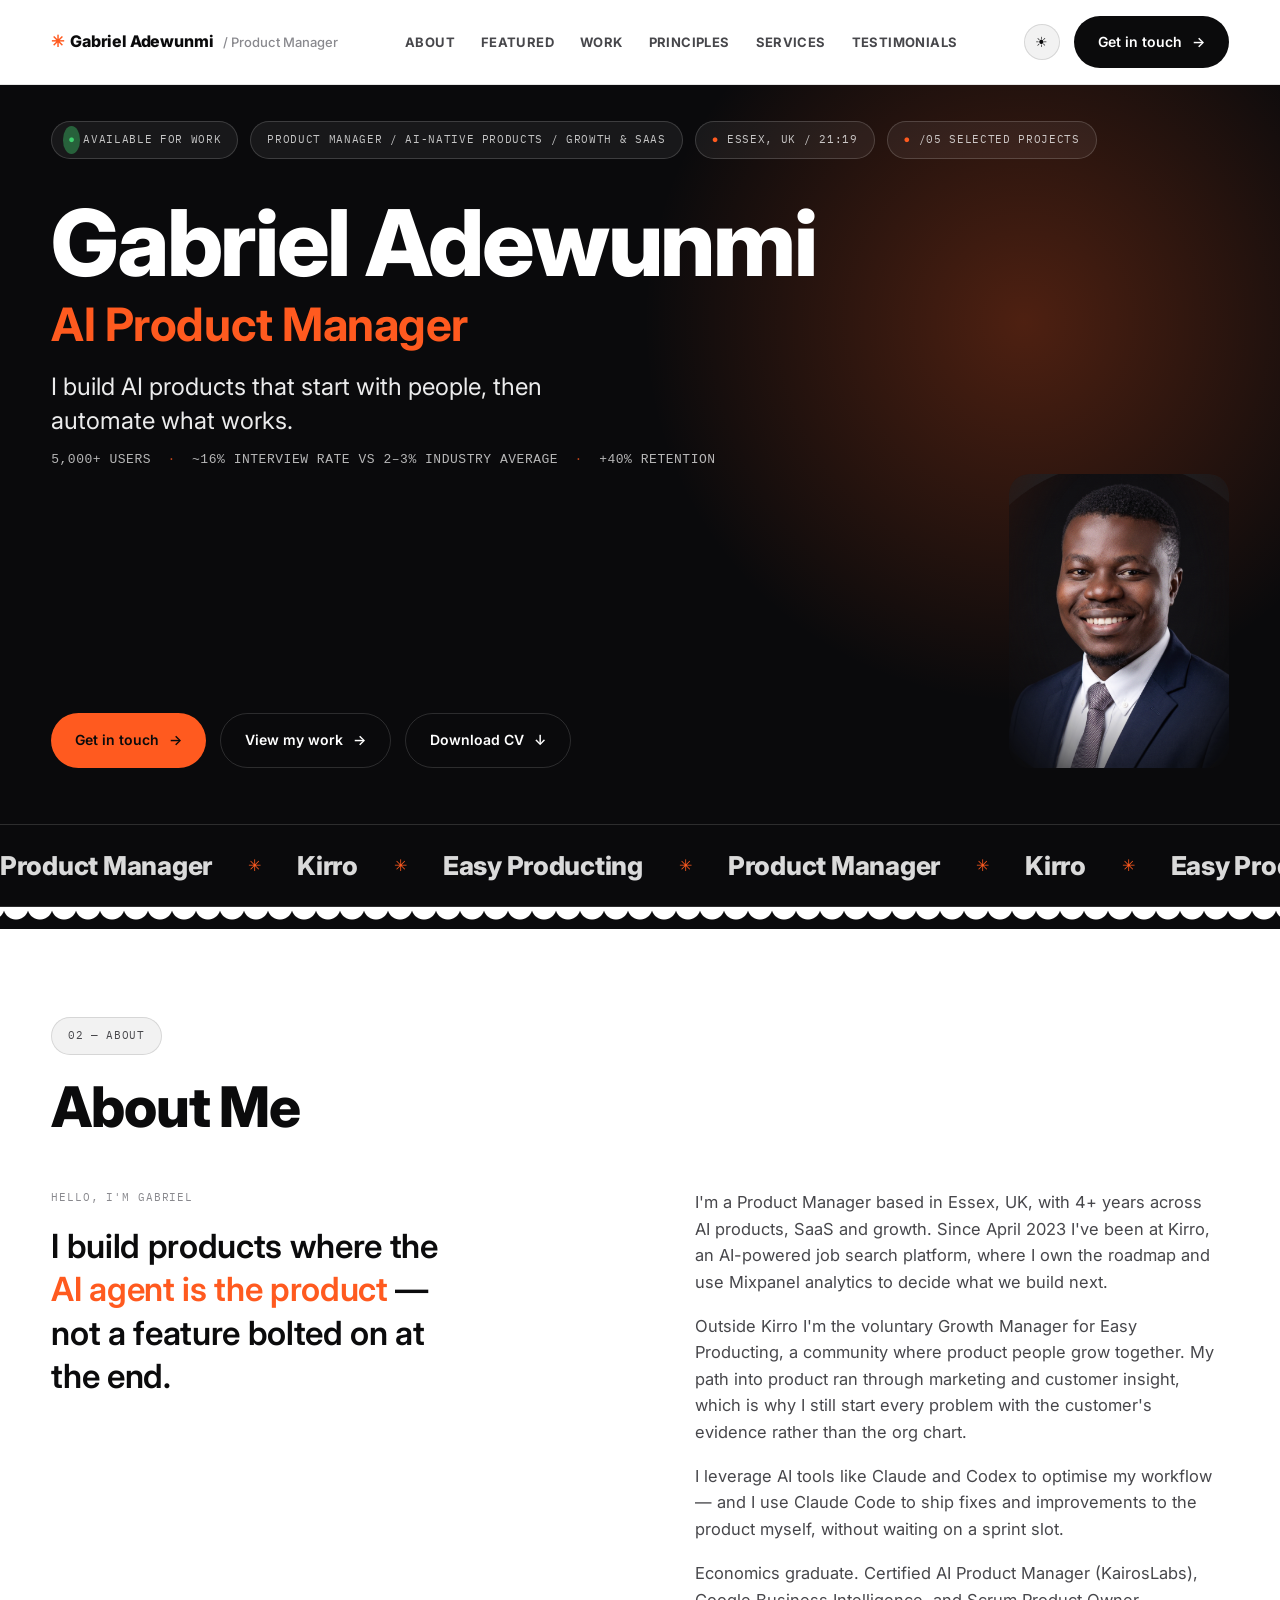
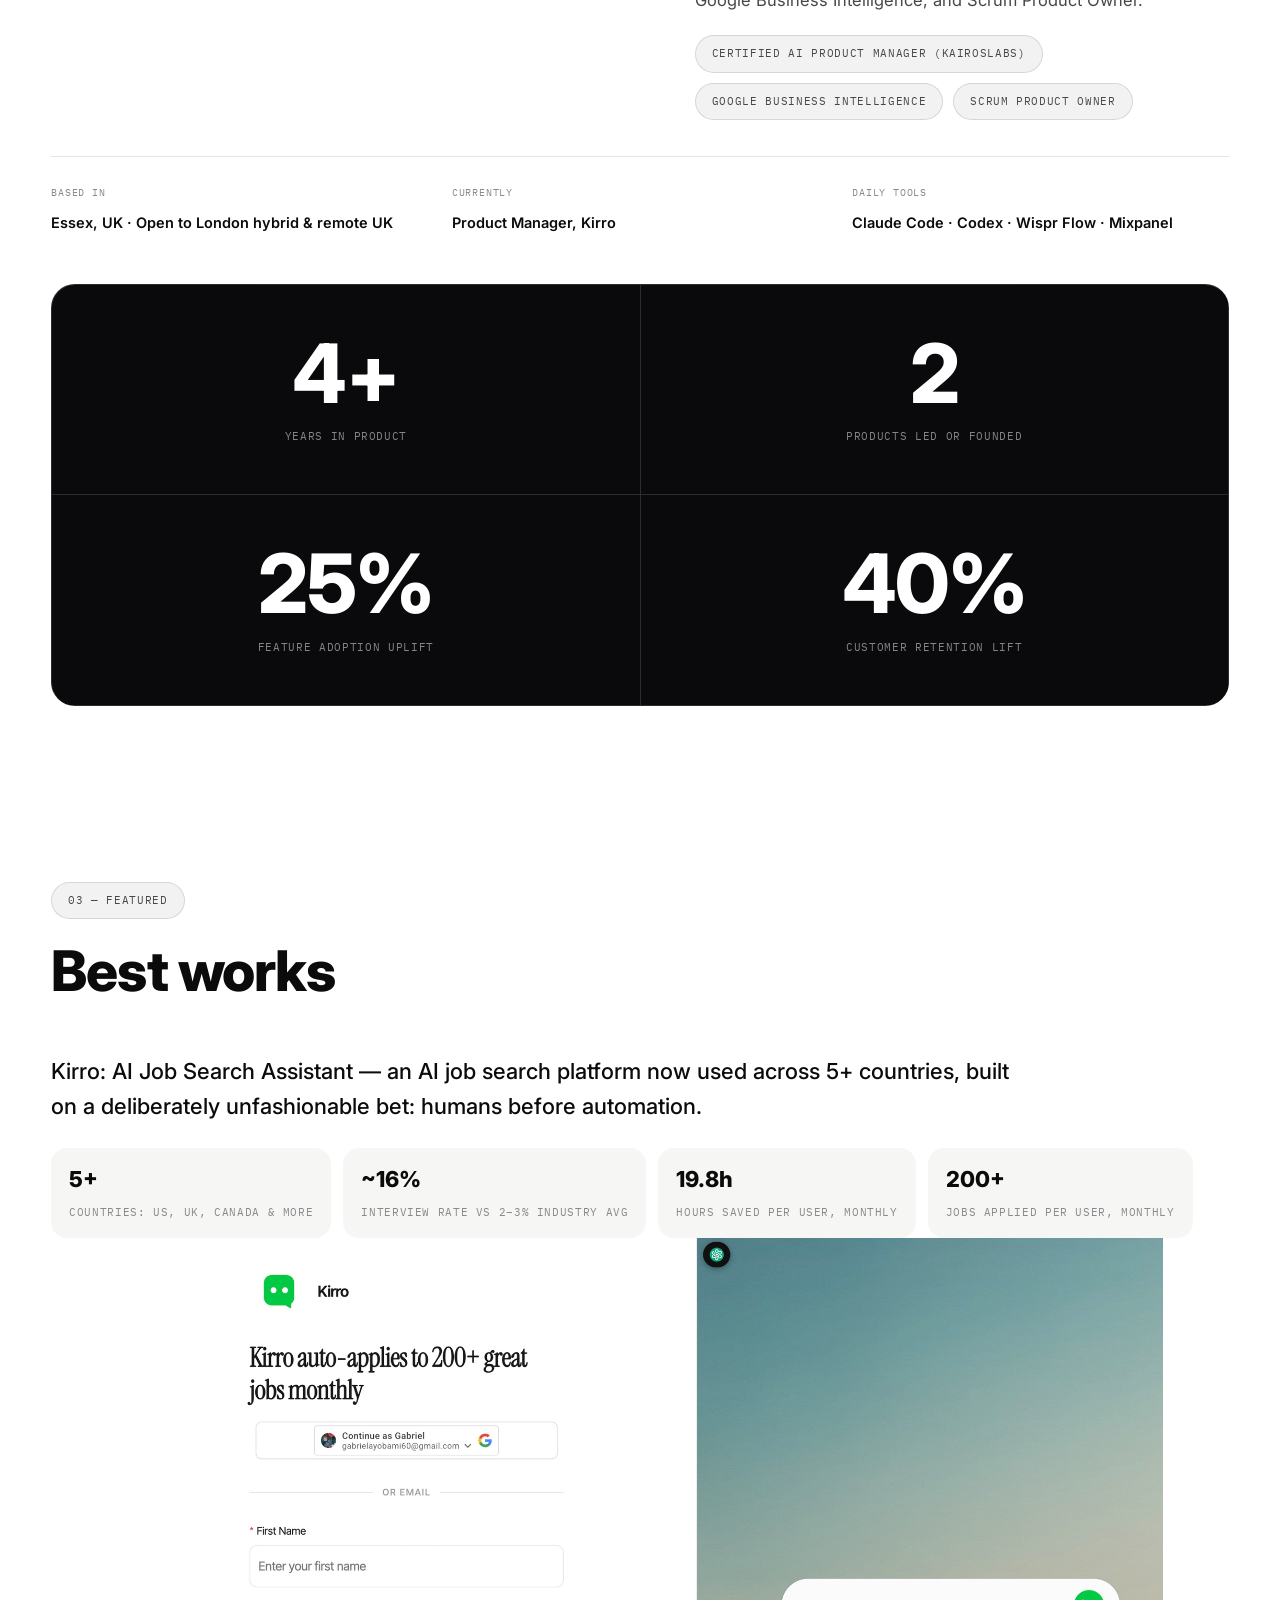
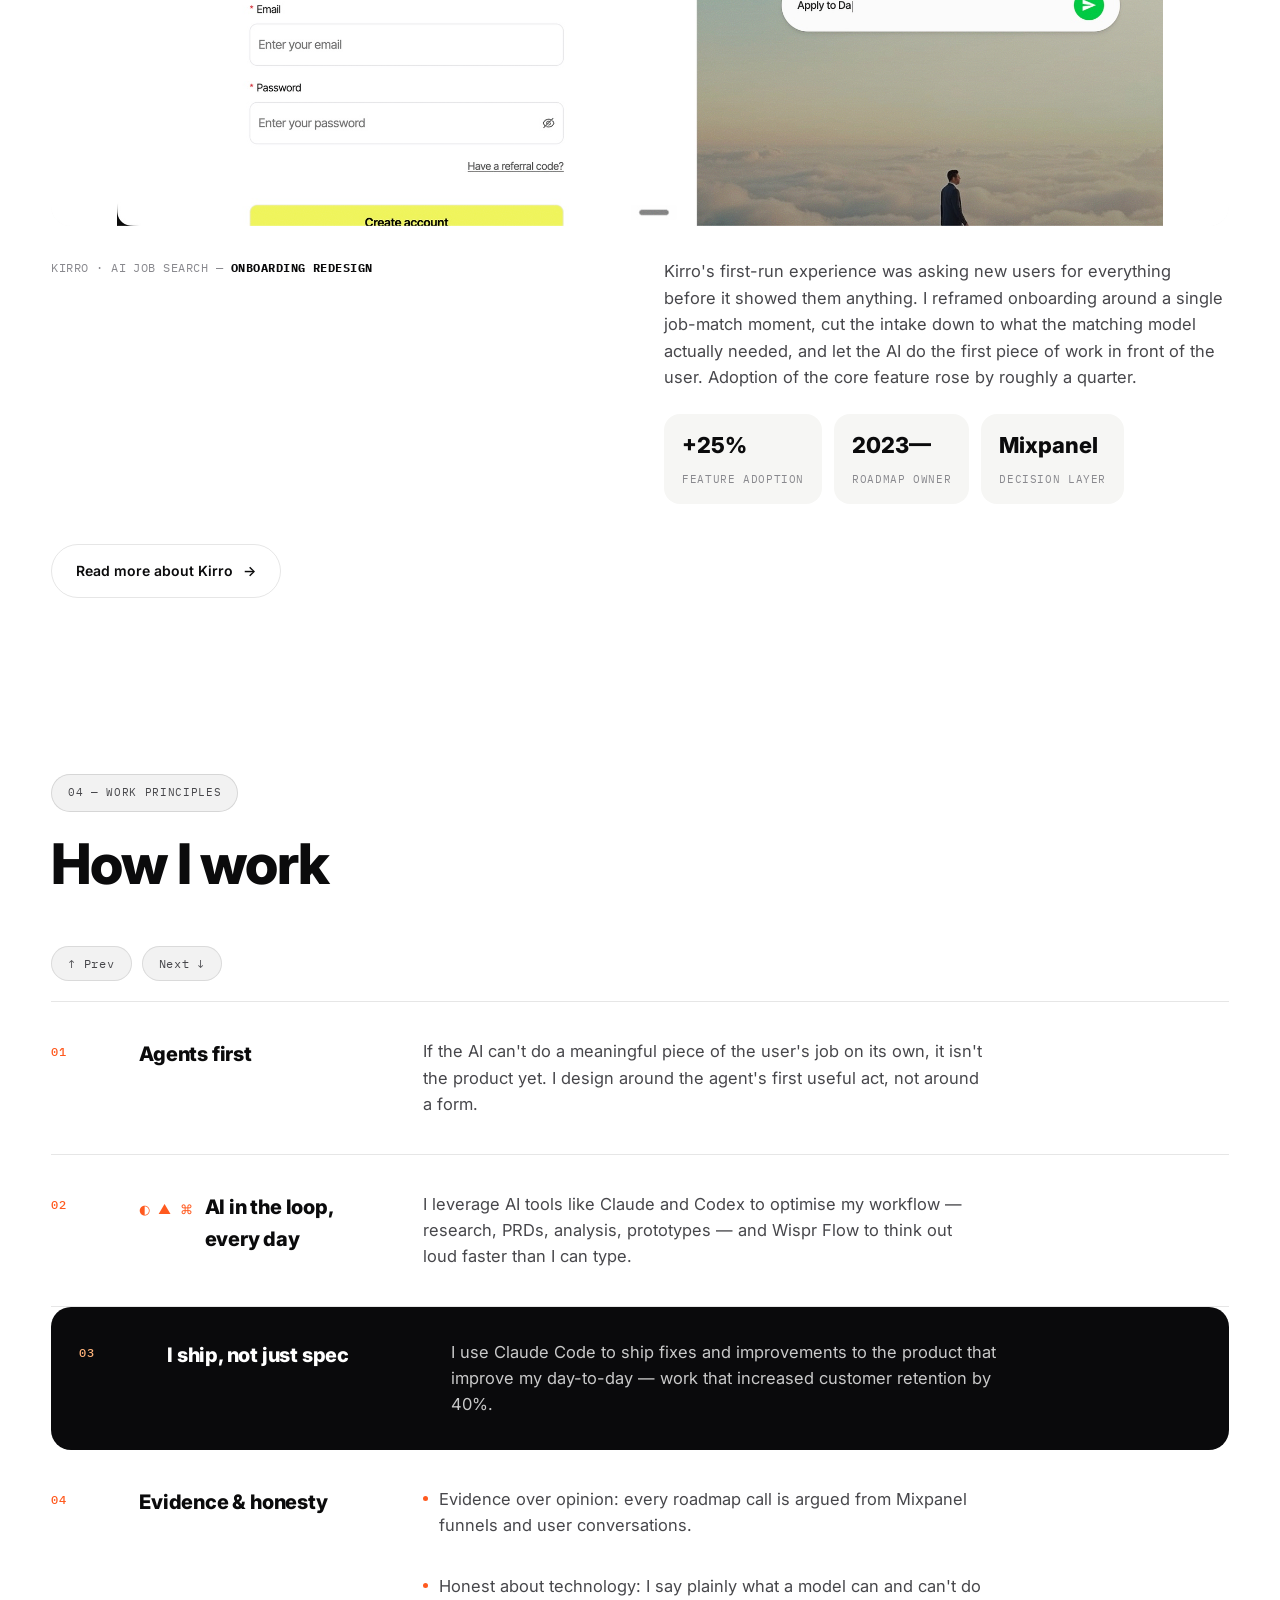
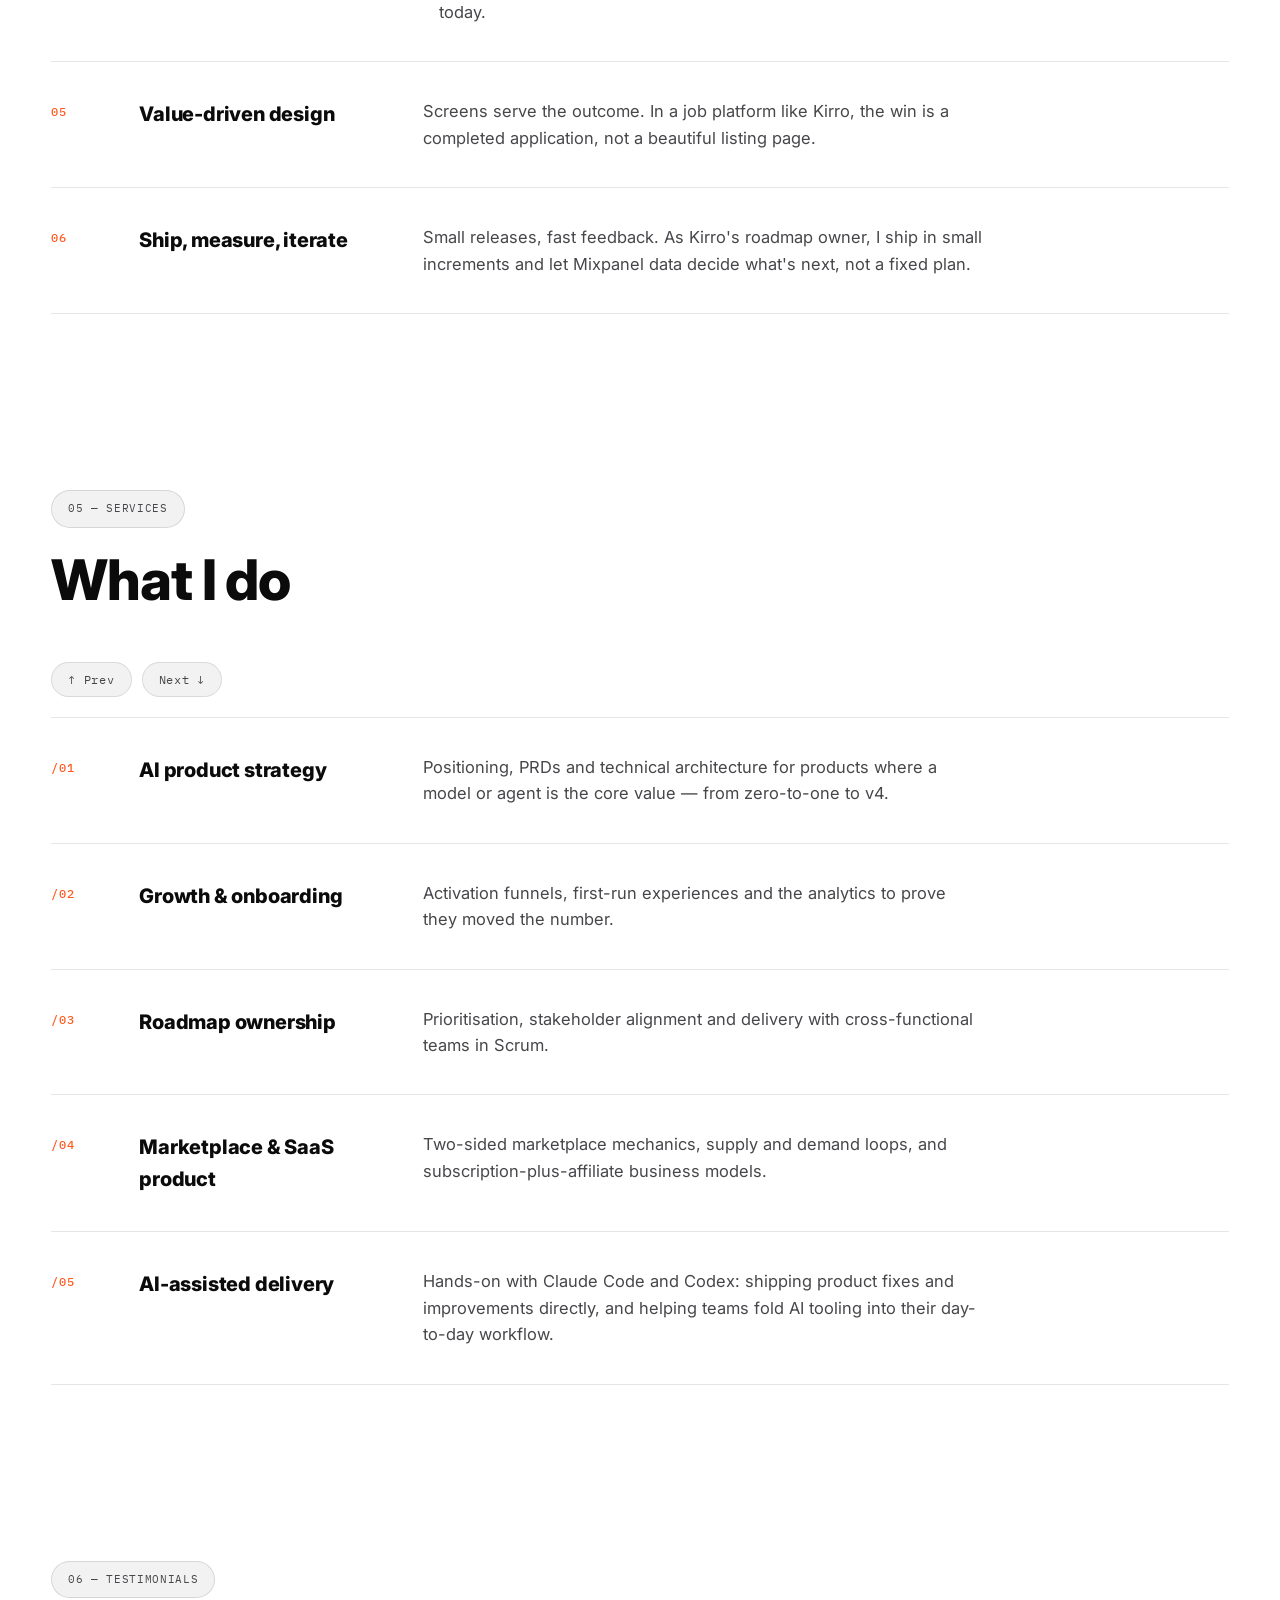
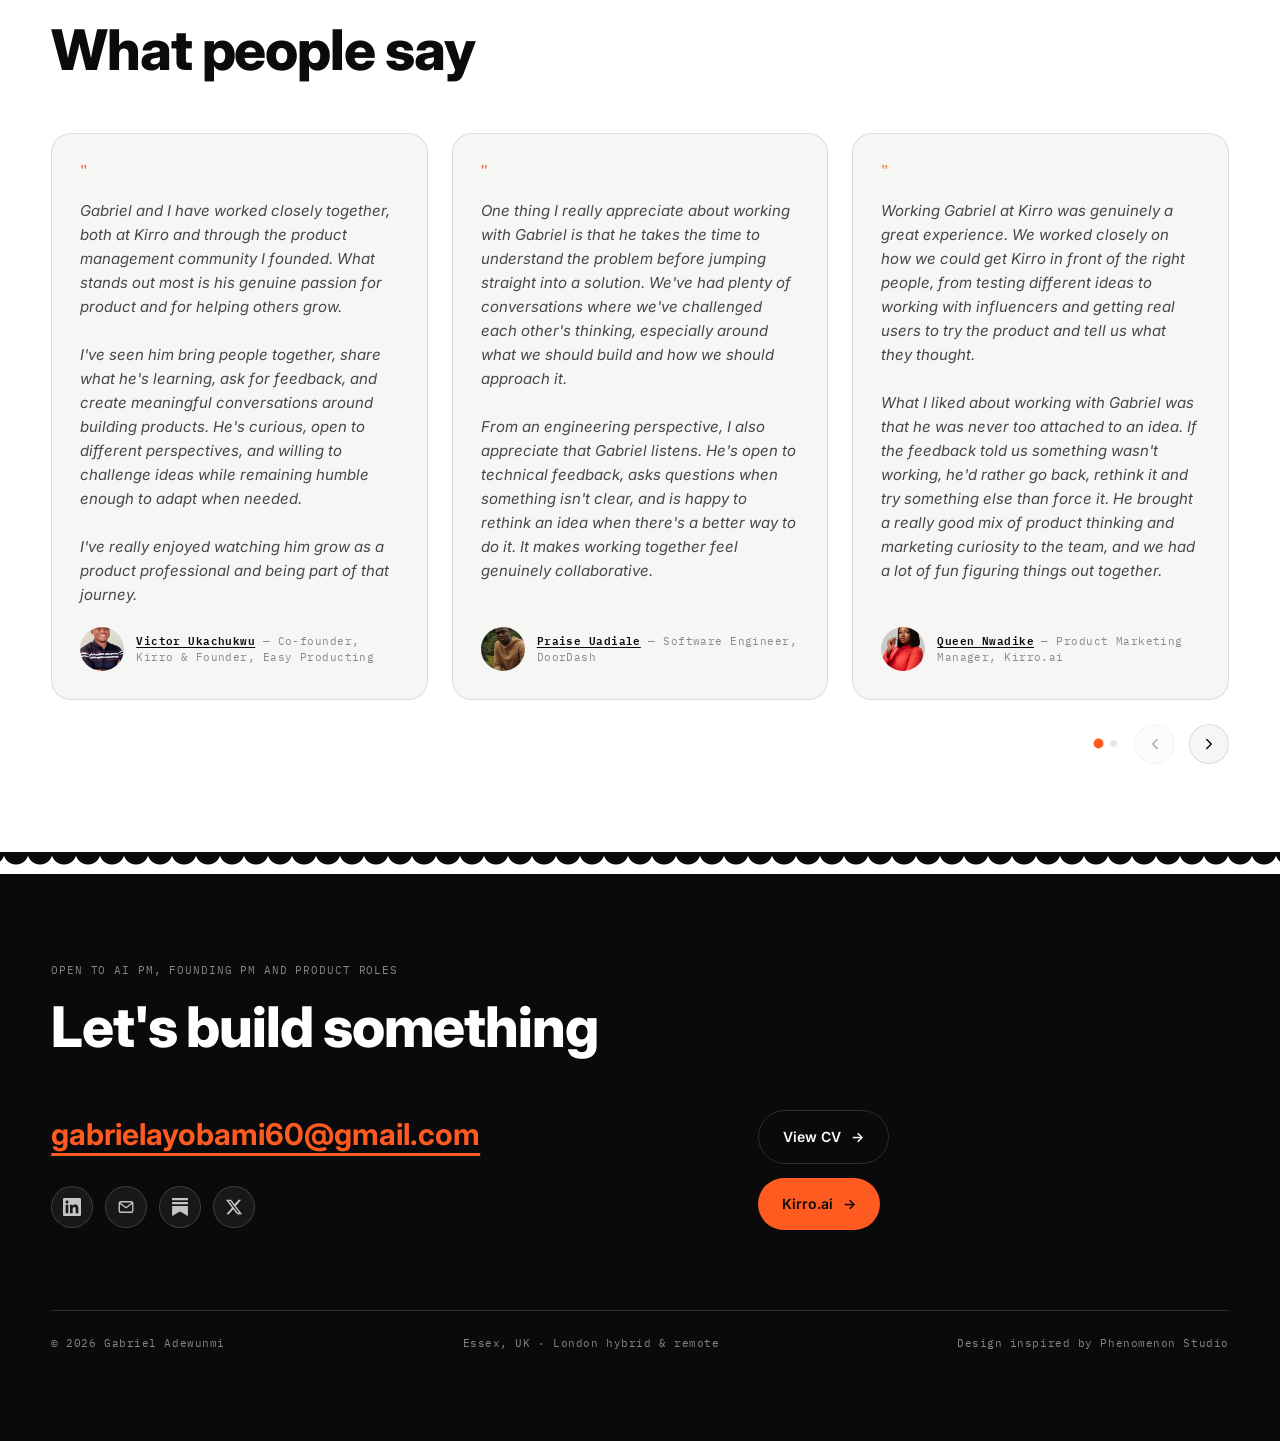
<file: index.html>
<!DOCTYPE html>
<html lang="en">
<head>
<meta charset="UTF-8">
<meta name="viewport" content="width=device-width, initial-scale=1">
<title>Gabriel Adewunmi — AI Product Manager</title>
<meta name="description" content="Gabriel Adewunmi, Product Manager — portfolio of AI-native products, growth and SaaS work.">
<script>
(function(){
  try{
    if(localStorage.getItem('theme') === 'dark'){
      document.documentElement.setAttribute('data-theme', 'dark');
    }
  }catch(e){}
})();
</script>
<link rel="preconnect" href="https://fonts.googleapis.com">
<link rel="preconnect" href="https://fonts.gstatic.com" crossorigin>
<link rel="stylesheet" href="https://fonts.googleapis.com/css2?family=Inter:wght@400;500;600;700;800;900&family=IBM+Plex+Mono:wght@400;500&display=swap">
<link rel="stylesheet" href="styles.css">
</head>
<body>

<div class="scroll-progress" id="scrollProgress" aria-hidden="true"></div>

<header class="site">
  <div class="frame">
    <div class="brand"><span class="spark">✳</span>Gabriel Adewunmi<span class="role">/ Product Manager</span></div>
    <nav class="primary">
      <a href="#about">About</a>
      <a href="#featured">Featured</a>
      <a href="work.html">Work</a>
      <a href="#principles">Principles</a>
      <a href="#services">Services</a>
      <a href="#testimonials">Testimonials</a>
    </nav>
    <div style="display:flex;align-items:center;gap:14px;">
      <button class="theme-toggle" id="themeToggle" type="button" aria-label="Toggle dark mode" aria-pressed="false">
        <span class="knob" aria-hidden="true">☀</span>
      </button>
      <a class="btn btn-dark" href="#contact">Get in touch <span class="arrow">→</span></a>
    </div>
  </div>
</header>

<section class="hero">
  <div class="glow" aria-hidden="true"></div>
  <div class="frame">
    <div class="hero-chips">
      <span class="chip"><span class="dot dot-live">●</span> Available for work</span>
      <span class="chip">Product Manager / AI-native products / Growth &amp; SaaS</span>
      <span class="chip"><span class="dot">●</span> Essex, UK / <span id="clock">--:--</span></span>
      <span class="chip"><span class="dot">●</span> /05 selected projects</span>
    </div>

    <h1>Gabriel Adewunmi<span class="h1-role">AI Product Manager</span></h1>
    <p class="hero-sub">I build AI products that start with people, then automate what works.</p>
    <p class="hero-proof">5,000+ users <span class="sep">·</span> ~16% interview rate vs 2–3% industry average <span class="sep">·</span> +40% retention</p>

    <div class="hero-row">
      <div class="hero-buttons">
        <a class="btn btn-primary" href="#contact">Get in touch <span class="arrow">→</span></a>
        <a class="btn btn-outline" href="work.html">View my work <span class="arrow">→</span></a>
        <a class="btn btn-outline" href="Gabriel-Adewunmi-CV.pdf" target="_blank" rel="noopener">Download CV <span class="arrow">↓</span></a>
      </div>
      <div class="hero-portrait ph art-glow">
        <img src="gabriel-portrait-v3.png" alt="Gabriel Adewunmi">
      </div>
    </div>
  </div>
</section>

<div class="marquee" aria-hidden="true">
  <div class="marquee-track">
    <span class="item">Product Manager</span><span class="sep">✳</span>
    <span class="item">Kirro</span><span class="sep">✳</span>
    <span class="item">Easy Producting</span><span class="sep">✳</span>
    <span class="item">Product Manager</span><span class="sep">✳</span>
    <span class="item">Kirro</span><span class="sep">✳</span>
    <span class="item">Easy Producting</span><span class="sep">✳</span>
  </div>
</div>

<div class="scallop to-light" aria-hidden="true"></div>

<section class="chapter light" id="about">
  <div class="frame">
    <div class="section-head rv">
      <span class="chip light">02 — About</span>
      <h2 class="big">About Me</h2>
    </div>

    <div class="intro-grid">
      <div class="rv">
        <span class="eyebrow">Hello, I'm Gabriel</span>
        <p class="lede">I build products where the <em>AI agent is the product</em> — not a feature bolted on at the end.</p>
      </div>

      <div class="intro-body rv">
        <p>I'm a Product Manager based in Essex, UK, with 4+ years across AI products, SaaS and growth. Since April 2023 I've been at Kirro, an AI-powered job search platform, where I own the roadmap and use Mixpanel analytics to decide what we build next.</p>
        <p>Outside Kirro I'm the voluntary Growth Manager for Easy Producting, a community where product people grow together. My path into product ran through marketing and customer insight, which is why I still start every problem with the customer's evidence rather than the org chart.</p>
        <p>I leverage AI tools like Claude and Codex to optimise my workflow — and I use Claude Code to ship fixes and improvements to the product myself, without waiting on a sprint slot.</p>
        <p>Economics graduate. Certified AI Product Manager (KairosLabs), Google Business Intelligence, and Scrum Product Owner.</p>

        <div class="cred-row rv">
          <span class="chip light">Certified AI Product Manager (KairosLabs)</span>
          <span class="chip light">Google Business Intelligence</span>
          <span class="chip light">Scrum Product Owner</span>
        </div>
      </div>
    </div>

    <div class="meta-strip rv">
      <div class="item">
        <span class="k">Based in</span>
        <span class="v">Essex, UK · Open to London hybrid &amp; remote UK</span>
      </div>
      <div class="item">
        <span class="k">Currently</span>
        <span class="v">Product Manager, Kirro</span>
      </div>
      <div class="item">
        <span class="k">Daily tools</span>
        <span class="v">Claude Code · Codex · Wispr Flow · Mixpanel</span>
      </div>
    </div>

    <div class="facts-grid rv">
      <div class="fact-cell">
        <div class="numeral">4+</div>
        <div class="label">Years in product</div>
      </div>
      <div class="fact-cell">
        <div class="numeral">2</div>
        <div class="label">Products led or founded</div>
      </div>
      <div class="fact-cell">
        <div class="numeral">25%</div>
        <div class="label">Feature adoption uplift</div>
      </div>
      <div class="fact-cell">
        <div class="numeral">40%</div>
        <div class="label">Customer retention lift</div>
      </div>
    </div>
  </div>
</section>

<section class="chapter light" id="featured">
  <div class="frame">
    <div class="section-head rv">
      <span class="chip light">03 — Featured</span>
      <h2 class="big">Best works</h2>
    </div>

    <p class="kirro-lede rv">Kirro: AI Job Search Assistant — an AI job search platform now used across 5+ countries, built on a deliberately unfashionable bet: humans before automation.</p>

    <div class="stat-row rv">
      <div class="stat"><b>5+</b><span>Countries: US, UK, Canada &amp; more</span></div>
      <div class="stat"><b>~16%</b><span>Interview rate vs 2–3% industry avg</span></div>
      <div class="stat"><b>19.8h</b><span>Hours saved per user, monthly</span></div>
      <div class="stat"><b>200+</b><span>Jobs applied per user, monthly</span></div>
    </div>

    <div class="featured-image ph rv">
      <img class="contain-fit" src="kirro-onboarding-v2.jpg" alt="Kirro sign-up screen — auto-applies to 200+ great jobs monthly">
    </div>

    <div class="featured-body">
      <div class="rv">
        <p class="featured-caption">Kirro · AI job search — <b>Onboarding redesign</b></p>
      </div>
      <div class="featured-copy rv">
        <p>Kirro's first-run experience was asking new users for everything before it showed them anything. I reframed onboarding around a single job-match moment, cut the intake down to what the matching model actually needed, and let the AI do the first piece of work in front of the user. Adoption of the core feature rose by roughly a quarter.</p>
        <div class="stat-row">
          <div class="stat"><b>+25%</b><span>Feature adoption</span></div>
          <div class="stat"><b>2023—</b><span>Roadmap owner</span></div>
          <div class="stat"><b>Mixpanel</b><span>Decision layer</span></div>
        </div>
      </div>
    </div>

    <a class="btn btn-outline on-light rv" href="work.html#kirro" style="margin-top:40px;">Read more about Kirro <span class="arrow">→</span></a>
  </div>
</section>

<section class="chapter light" id="principles">
  <div class="frame">
    <div class="section-head rv">
      <span class="chip light">04 — Work principles</span>
      <h2 class="big">How I work</h2>
    </div>

    <div class="list-nav rv" role="group" aria-label="Move the highlight through principles">
      <button type="button" class="list-nav-btn" data-dir="up" aria-label="Previous principle">↑ Prev</button>
      <button type="button" class="list-nav-btn" data-dir="down" aria-label="Next principle">Next ↓</button>
    </div>

    <div class="info-list">
      <div class="info-row rv">
        <span class="idx mono">01</span>
        <div class="title-col"><h3>Agents first</h3></div>
        <p>If the AI can't do a meaningful piece of the user's job on its own, it isn't the product yet. I design around the agent's first useful act, not around a form.</p>
      </div>

      <div class="info-row rv">
        <span class="idx mono">02</span>
        <div class="title-col">
          <span class="glyphs" aria-hidden="true">◐ ▲ ⌘</span>
          <h3>AI in the loop, every&nbsp;day</h3>
        </div>
        <p>I leverage AI tools like Claude and Codex to optimise my workflow — research, PRDs, analysis, prototypes — and Wispr Flow to think out loud faster than I can type.</p>
      </div>

      <div class="info-row is-dark rv">
        <span class="idx mono">03</span>
        <div class="title-col"><h3>I ship, not just spec</h3></div>
        <p>I use Claude Code to ship fixes and improvements to the product that improve my day-to-day — work that increased customer retention by 40%.</p>
      </div>

      <div class="info-row is-quote rv">
        <span class="idx mono">04</span>
        <div class="title-col"><h3>Evidence &amp; honesty</h3></div>
        <p>Evidence over opinion: every roadmap call is argued from Mixpanel funnels and user conversations.</p>
        <p>Honest about technology: I say plainly what a model can and can't do today.</p>
      </div>

      <div class="info-row rv">
        <span class="idx mono">05</span>
        <div class="title-col"><h3>Value-driven design</h3></div>
        <p>Screens serve the outcome. In a job platform like Kirro, the win is a completed application, not a beautiful listing page.</p>
      </div>

      <div class="info-row rv">
        <span class="idx mono">06</span>
        <div class="title-col"><h3>Ship, measure, iterate</h3></div>
        <p>Small releases, fast feedback. As Kirro's roadmap owner, I ship in small increments and let Mixpanel data decide what's next, not a fixed plan.</p>
      </div>
    </div>
  </div>
</section>

<section class="chapter light" id="services">
  <div class="frame">
    <div class="section-head rv">
      <span class="chip light">05 — Services</span>
      <h2 class="big">What I do</h2>
    </div>

    <div class="list-nav rv" role="group" aria-label="Move the highlight through services">
      <button type="button" class="list-nav-btn" data-dir="up" aria-label="Previous service">↑ Prev</button>
      <button type="button" class="list-nav-btn" data-dir="down" aria-label="Next service">Next ↓</button>
    </div>

    <div class="info-list rv">
      <div class="info-row">
        <span class="idx mono">/01</span>
        <div class="title-col"><h3>AI product strategy</h3></div>
        <p>Positioning, PRDs and technical architecture for products where a model or agent is the core value — from zero-to-one to v4.</p>
      </div>
      <div class="info-row">
        <span class="idx mono">/02</span>
        <div class="title-col"><h3>Growth &amp; onboarding</h3></div>
        <p>Activation funnels, first-run experiences and the analytics to prove they moved the number.</p>
      </div>
      <div class="info-row">
        <span class="idx mono">/03</span>
        <div class="title-col"><h3>Roadmap ownership</h3></div>
        <p>Prioritisation, stakeholder alignment and delivery with cross-functional teams in Scrum.</p>
      </div>
      <div class="info-row">
        <span class="idx mono">/04</span>
        <div class="title-col"><h3>Marketplace &amp; SaaS product</h3></div>
        <p>Two-sided marketplace mechanics, supply and demand loops, and subscription-plus-affiliate business models.</p>
      </div>
      <div class="info-row">
        <span class="idx mono">/05</span>
        <div class="title-col"><h3>AI-assisted delivery</h3></div>
        <p>Hands-on with Claude Code and Codex: shipping product fixes and improvements directly, and helping teams fold AI tooling into their day-to-day workflow.</p>
      </div>
    </div>
  </div>
</section>

<!--
  TESTIMONIALS — fill in later:
  For each .testimonial-card: replace the <p class="quote-text"> with the real
  quote, replace [Name — Role, Company] in .who, and swap the .testimonial-avatar
  div for a real headshot (add an <img src="..."> inside it, sized 44x44).
  Add/remove .testimonial-card blocks to change the count; the grid auto-adjusts.
-->
<section class="chapter light" id="testimonials">
  <div class="frame">
    <div class="section-head rv">
      <span class="chip light">06 — Testimonials</span>
      <h2 class="big">What people say</h2>
    </div>

    <div class="testimonial-pager rv">
      <div class="testimonial-grid" data-page="0">
        <div class="testimonial-card">
          <span class="quote-mark" aria-hidden="true">"</span>
          <p class="quote-text">Gabriel and I have worked closely together, both at Kirro and through the product management community I founded. What stands out most is his genuine passion for product and for helping others grow.<br><br>I've seen him bring people together, share what he's learning, ask for feedback, and create meaningful conversations around building products. He's curious, open to different perspectives, and willing to challenge ideas while remaining humble enough to adapt when needed.<br><br>I've really enjoyed watching him grow as a product professional and being part of that journey.</p>
          <div class="person">
            <img class="testimonial-avatar" src="victor-ukachukwu.jpg" alt="Victor Ukachukwu">
            <div class="who"><a href="https://www.linkedin.com/in/vic-uka/" target="_blank" rel="noopener">Victor Ukachukwu</a> — Co-founder, Kirro &amp; Founder, Easy Producting</div>
          </div>
        </div>
        <div class="testimonial-card">
          <span class="quote-mark" aria-hidden="true">"</span>
          <p class="quote-text">One thing I really appreciate about working with Gabriel is that he takes the time to understand the problem before jumping straight into a solution. We've had plenty of conversations where we've challenged each other's thinking, especially around what we should build and how we should approach it.<br><br>From an engineering perspective, I also appreciate that Gabriel listens. He's open to technical feedback, asks questions when something isn't clear, and is happy to rethink an idea when there's a better way to do it. It makes working together feel genuinely collaborative.</p>
          <div class="person">
            <img class="testimonial-avatar" src="praise-uadiale.jpg" alt="Praise Uadiale">
            <div class="who"><a href="https://www.linkedin.com/in/praise-uadiale/" target="_blank" rel="noopener">Praise Uadiale</a> — Software Engineer, DoorDash</div>
          </div>
        </div>
        <div class="testimonial-card">
          <span class="quote-mark" aria-hidden="true">"</span>
          <p class="quote-text">Working Gabriel at Kirro was genuinely a great experience. We worked closely on how we could get Kirro in front of the right people, from testing different ideas to working with influencers and getting real users to try the product and tell us what they thought.<br><br>What I liked about working with Gabriel was that he was never too attached to an idea. If the feedback told us something wasn't working, he'd rather go back, rethink it and try something else than force it. He brought a really good mix of product thinking and marketing curiosity to the team, and we had a lot of fun figuring things out together.</p>
          <div class="person">
            <img class="testimonial-avatar" src="queen-nwadike.jpg" alt="Queen Nwadike">
            <div class="who"><a href="https://www.linkedin.com/in/queen-nwadike-kamsy/" target="_blank" rel="noopener">Queen Nwadike</a> — Product Marketing Manager, Kirro.ai</div>
          </div>
        </div>
      </div>
      <div class="testimonial-grid" data-page="1" hidden>
        <div class="testimonial-card">
          <span class="quote-mark" aria-hidden="true">"</span>
          <p class="quote-text">Working with Gabriel has always been collaborative and straightforward. He's good at taking broad ideas, asking the right questions and turning them into clear plans without losing sight of what users actually need.<br><br>What I appreciate most is how he balances product goals with technical realities. He listens to engineering input, gives us the context behind decisions and makes the team feel part of the process. Even when priorities change, Gabriel stays focused on finding the best way forward.</p>
          <div class="person">
            <img class="testimonial-avatar" src="emmanuel-momoh.jpg" alt="Emmanuel Momoh">
            <div class="who"><a href="https://www.linkedin.com/in/emmanuelmomoh1/" target="_blank" rel="noopener">Emmanuel Momoh</a> — Senior Software Engineer, Whoto Whoto</div>
          </div>
        </div>
      </div>
      <div class="pager-controls">
        <div class="pager-dots">
          <button type="button" class="pager-dot" aria-label="Testimonials, page 1"></button>
          <button type="button" class="pager-dot" aria-label="Testimonials, page 2"></button>
        </div>
        <button type="button" class="pager-arrow prev" aria-label="Previous testimonials">
          <svg viewBox="0 0 24 24" fill="none" stroke="currentColor" stroke-width="2" stroke-linecap="round" stroke-linejoin="round"><path d="M15 18l-6-6 6-6"/></svg>
        </button>
        <button type="button" class="pager-arrow next" aria-label="More testimonials">
          <svg viewBox="0 0 24 24" fill="none" stroke="currentColor" stroke-width="2" stroke-linecap="round" stroke-linejoin="round"><path d="M9 18l6-6-6-6"/></svg>
        </button>
      </div>
    </div>
  </div>
</section>

<div class="scallop to-night" aria-hidden="true"></div>

<section class="chapter night contact" id="contact">
  <div class="frame">
    <div class="section-head rv">
      <span class="eyebrow">Open to AI PM, Founding PM and Product roles</span>
      <h2 class="big">Let's build something</h2>
    </div>

    <div class="contact-grid">
      <div class="rv">
        <a class="contact-email" href="mailto:gabrielayobami60@gmail.com">gabrielayobami60@gmail.com</a>
        <div class="social-row">
          <a class="social-btn" href="https://www.linkedin.com/in/gabriel-adewunmi-00796023a/" target="_blank" rel="noopener" aria-label="LinkedIn">
            <svg viewBox="0 0 24 24" fill="currentColor" aria-hidden="true"><path d="M20.447 20.452h-3.554v-5.569c0-1.328-.027-3.037-1.852-3.037-1.853 0-2.136 1.445-2.136 2.939v5.667H9.351V9h3.414v1.561h.046c.477-.9 1.637-1.85 3.37-1.85 3.601 0 4.267 2.37 4.267 5.455v6.286zM5.337 7.433c-1.144 0-2.063-.926-2.063-2.065 0-1.138.92-2.063 2.063-2.063 1.14 0 2.064.925 2.064 2.063 0 1.139-.925 2.065-2.064 2.065zm1.782 13.019H3.555V9h3.564v11.452zM22.225 0H1.771C.792 0 0 .774 0 1.729v20.542C0 23.227.792 24 1.771 24h20.451C23.2 24 24 23.227 24 22.271V1.729C24 .774 23.2 0 22.222 0h.003z"/></svg>
          </a>
          <a class="social-btn" href="mailto:gabrielayobami60@gmail.com" aria-label="Email">
            <svg viewBox="0 0 24 24" fill="none" stroke="currentColor" stroke-width="1.8" stroke-linecap="round" stroke-linejoin="round" aria-hidden="true"><rect x="3" y="5" width="18" height="14" rx="2.5"/><path d="M4 7l8 6 8-6"/></svg>
          </a>
          <a class="social-btn" href="https://substack.com/@gabrielayobami" target="_blank" rel="noopener" aria-label="Substack">
            <svg viewBox="0 0 24 24" fill="currentColor" aria-hidden="true"><path d="M22.539 8.242H1.46V5.406h21.08v2.836zM1.46 10.812V24L12 18.11 22.54 24V10.812H1.46zM22.54 0H1.46v2.836h21.08V0z"/></svg>
          </a>
          <a class="social-btn" href="https://x.com/ayobamii007" target="_blank" rel="noopener" aria-label="X (Twitter)">
            <svg viewBox="0 0 24 24" fill="currentColor" aria-hidden="true"><path d="M18.244 2.25h3.308l-7.227 8.26 8.502 11.24H16.17l-5.214-6.817L4.99 21.75H1.68l7.73-8.835L1.254 2.25H8.08l4.713 6.231zm-1.161 17.52h1.833L7.084 4.126H5.117z"/></svg>
          </a>
        </div>
      </div>
      <div class="contact-buttons rv">
        <a class="btn btn-outline" href="Gabriel-Adewunmi-CV.pdf" target="_blank" rel="noopener">View CV <span class="arrow">→</span></a>
        <a class="btn btn-primary" href="https://kirro.ai" target="_blank" rel="noopener">Kirro.ai <span class="arrow">→</span></a>
      </div>
    </div>

    <footer class="site">
      <span>© 2026 Gabriel Adewunmi</span>
      <span>Essex, UK · London hybrid &amp; remote</span>
      <span>Design inspired by Phenomenon Studio</span>
    </footer>
  </div>
</section>

<script src="site.js"></script>
</body>
</html>
</file>
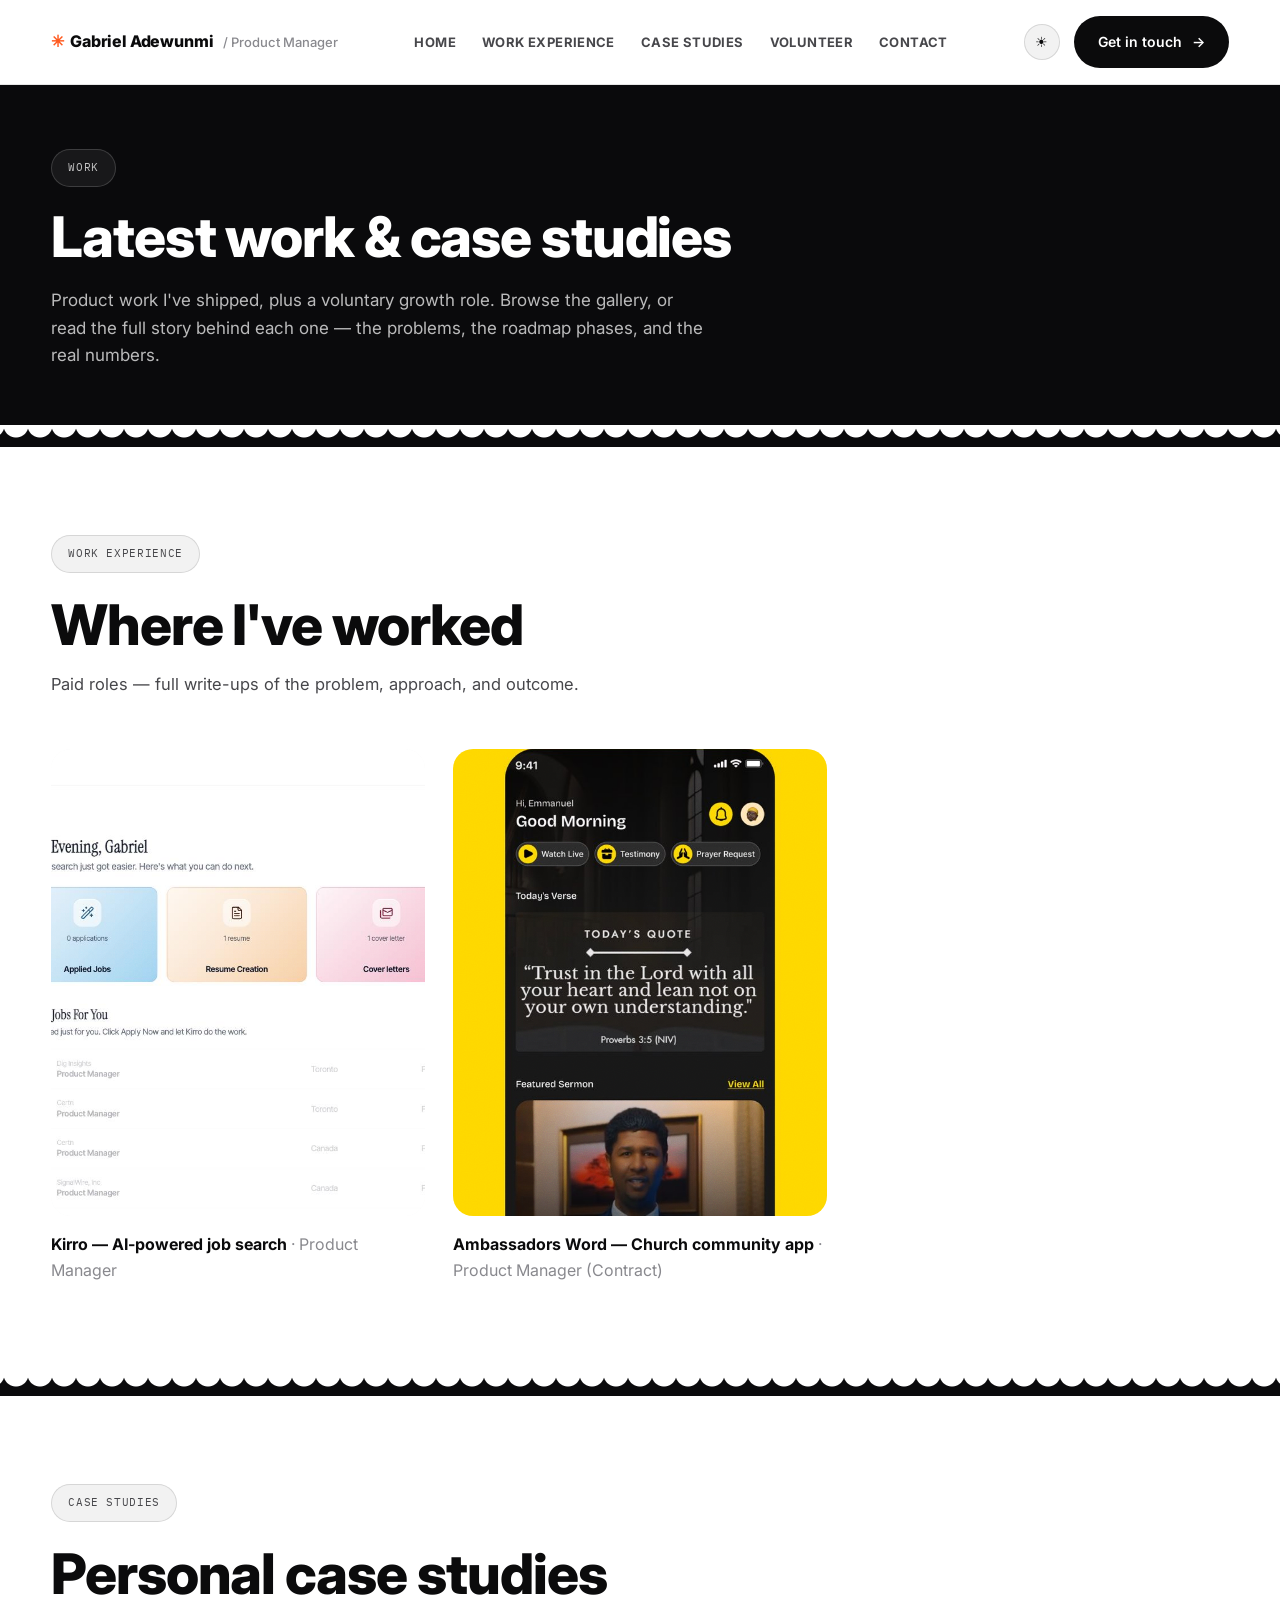
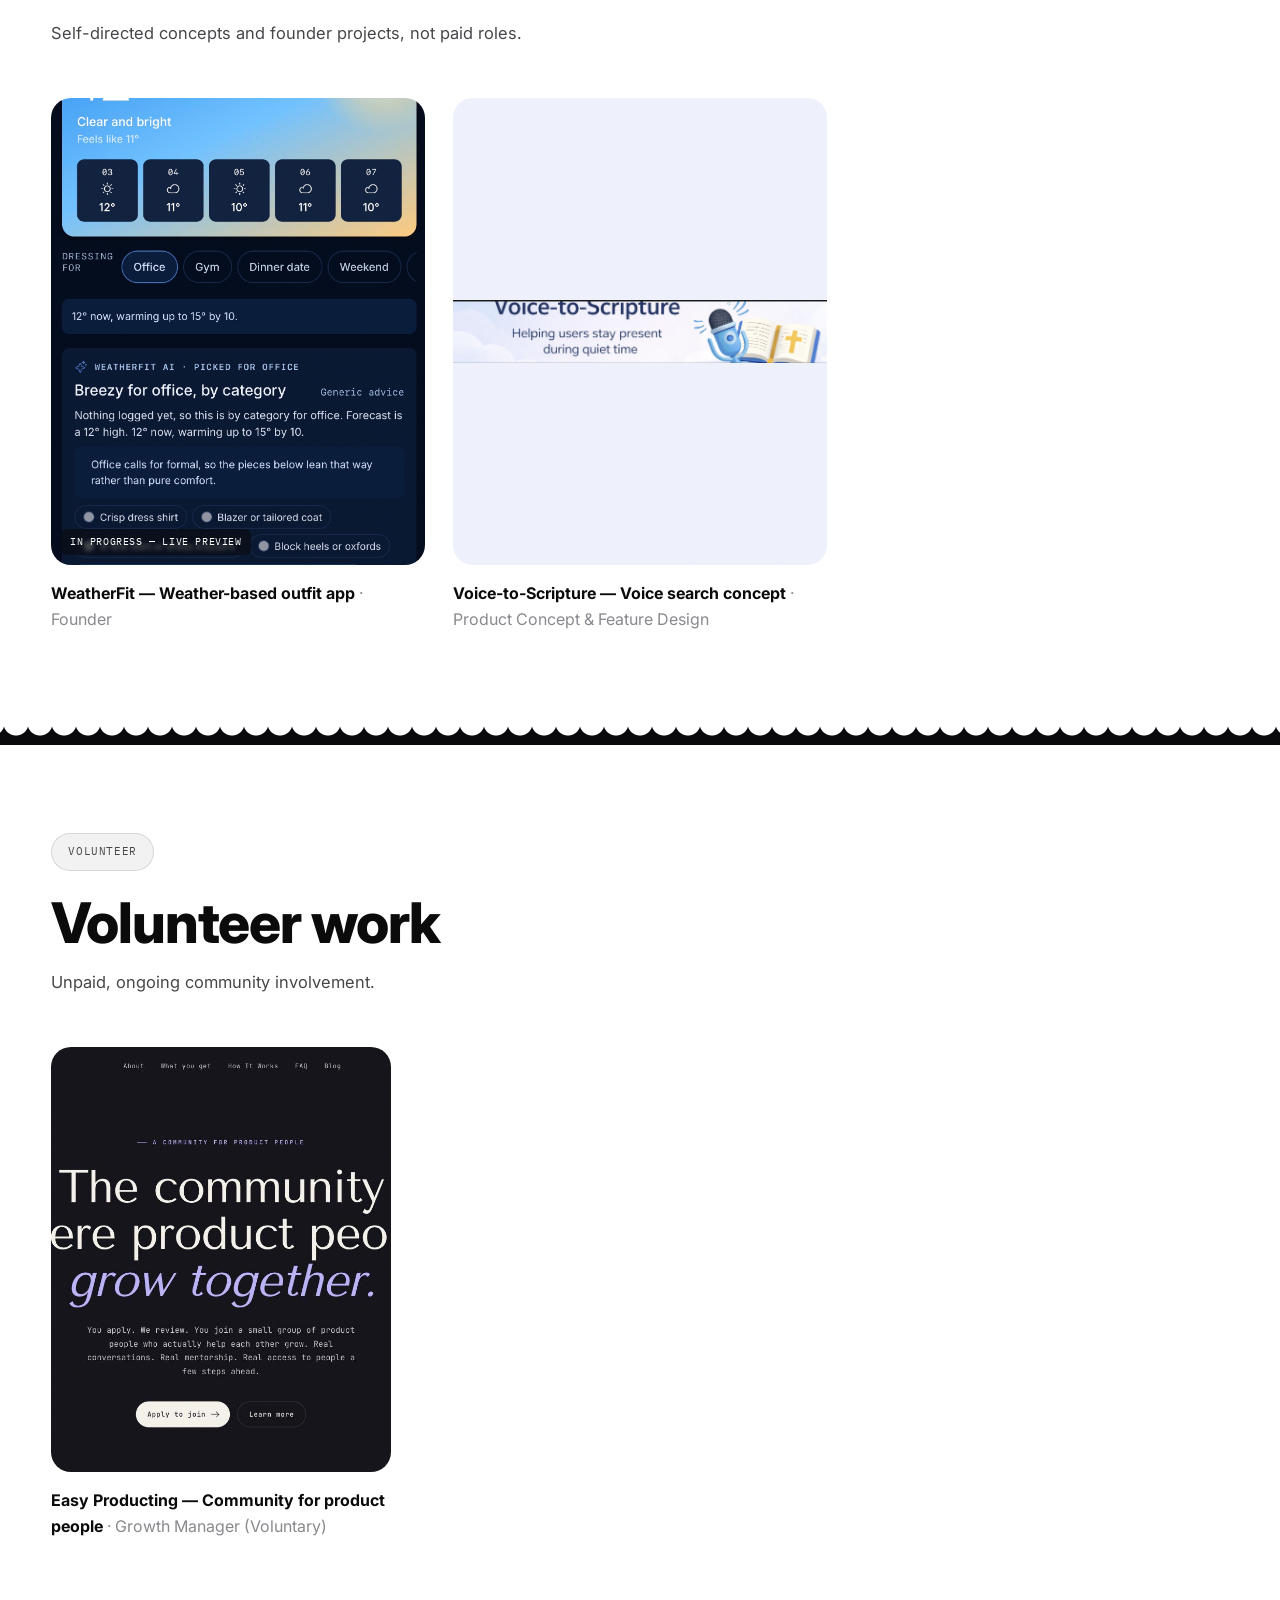
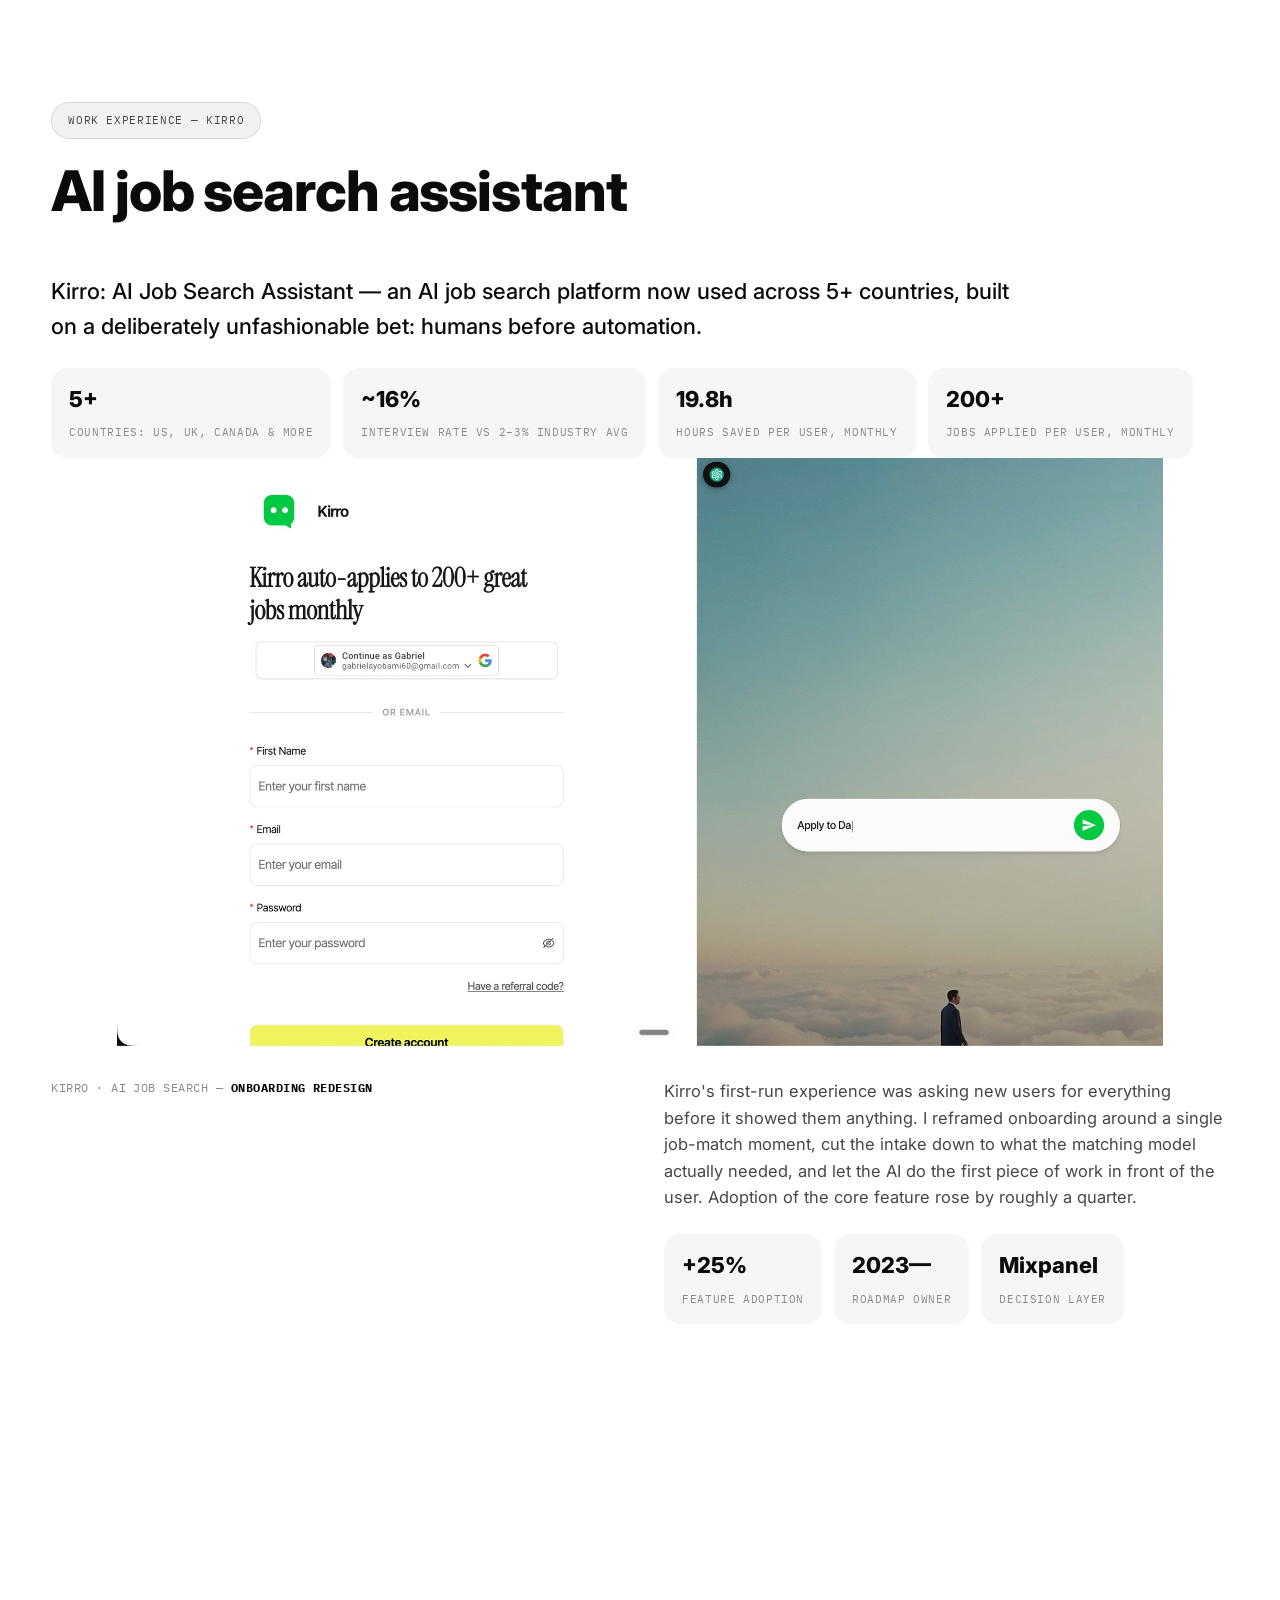
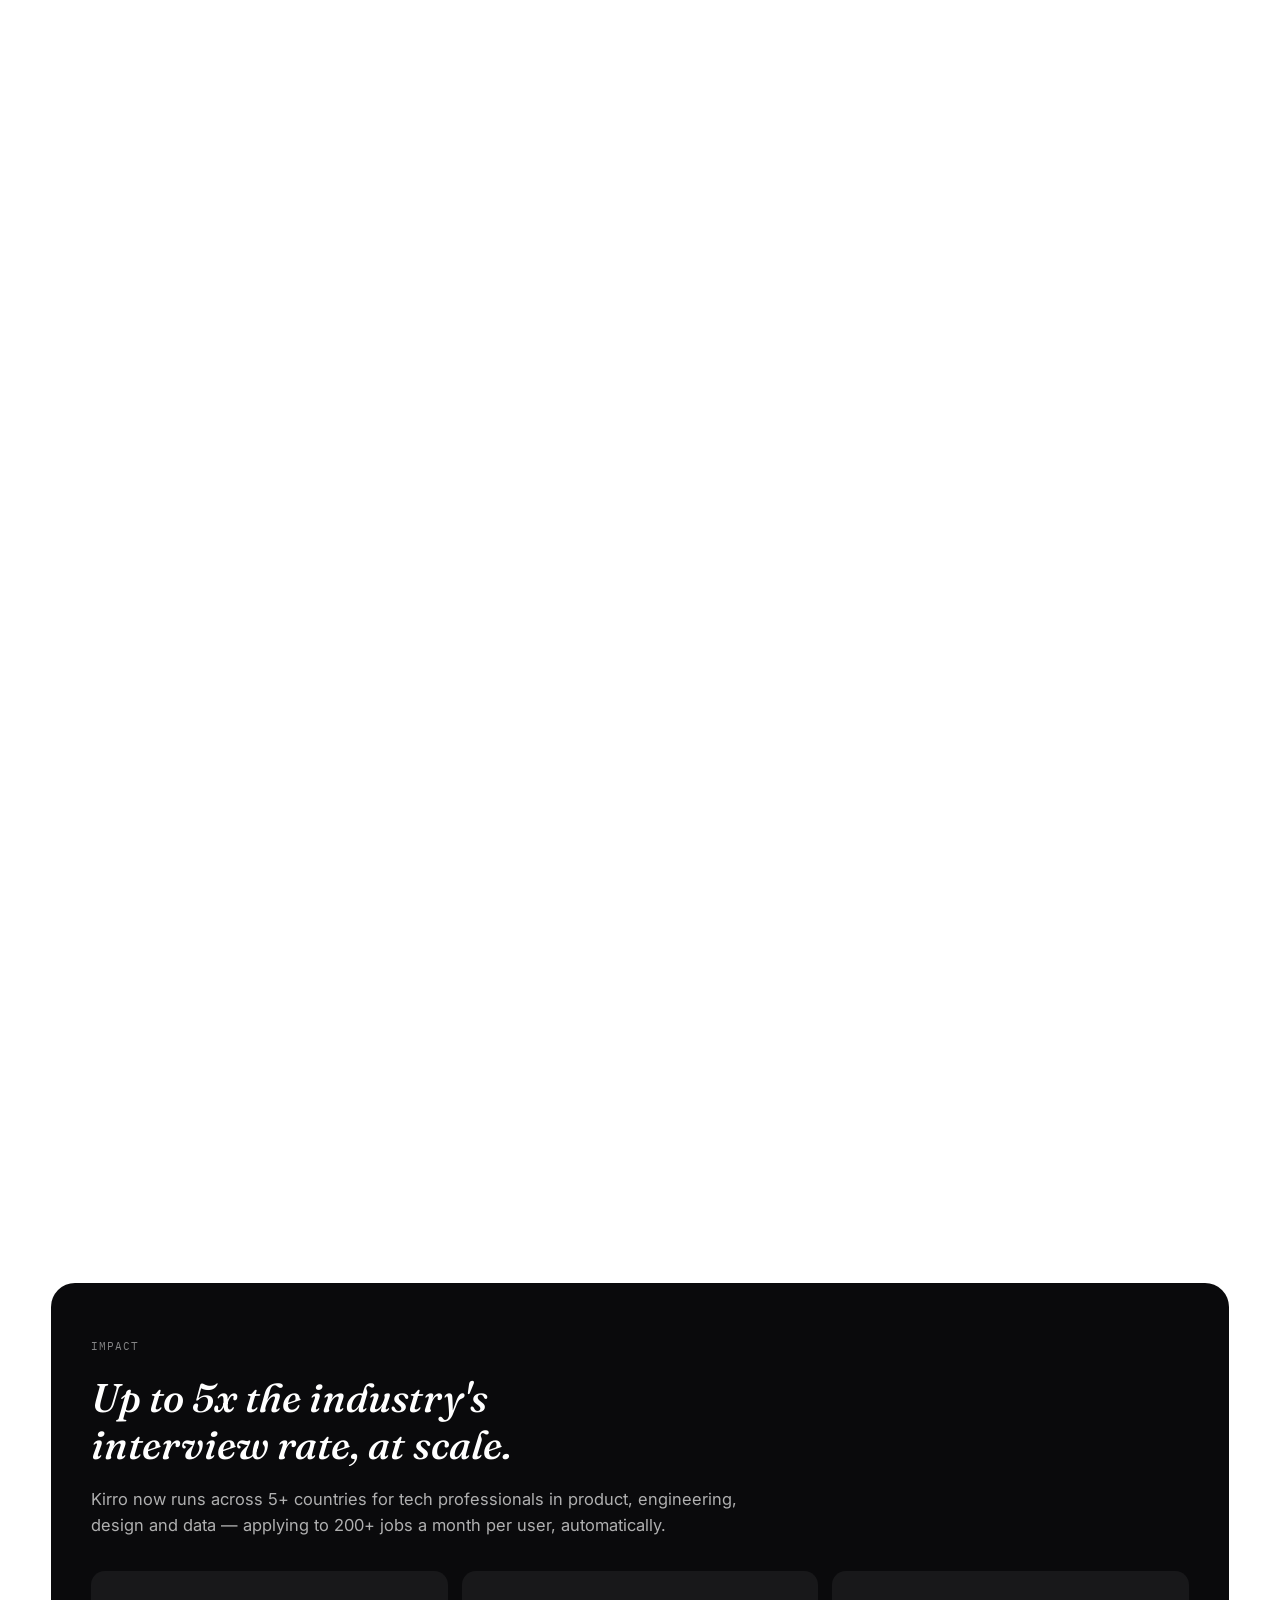
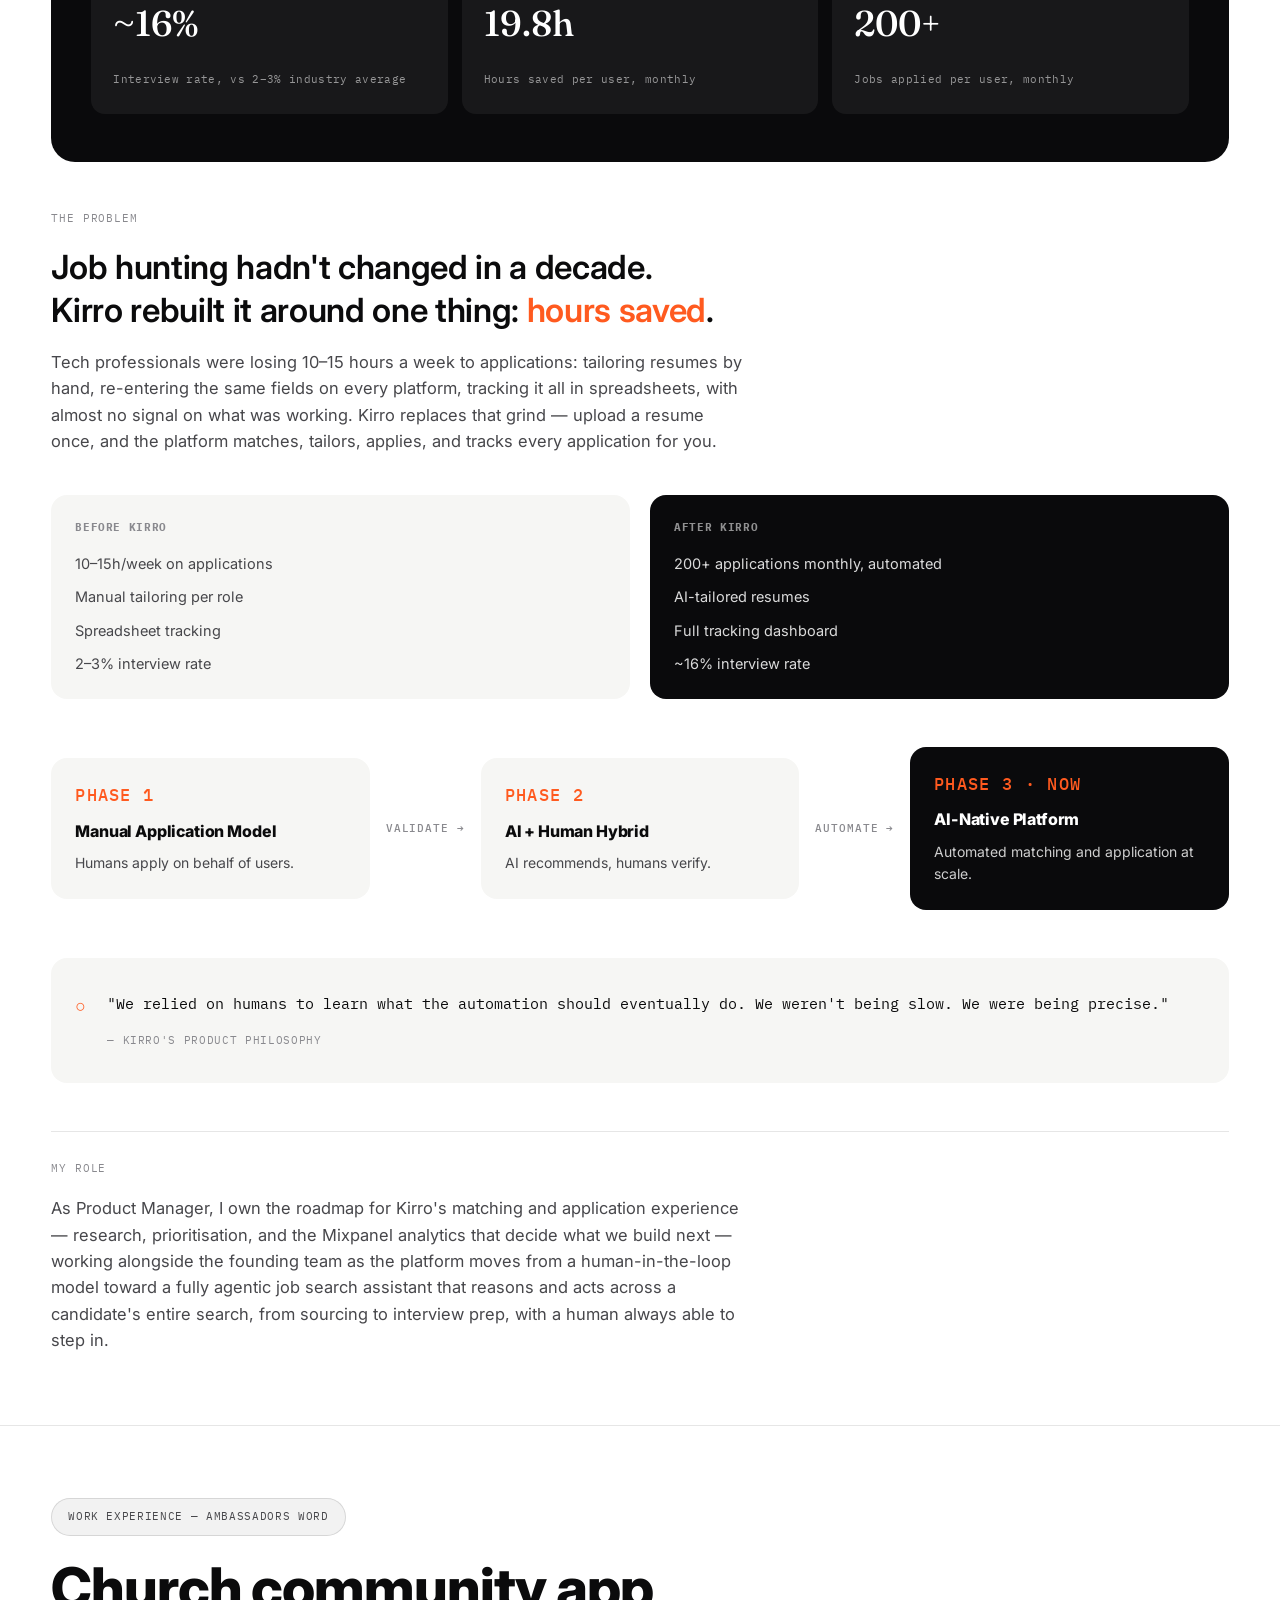
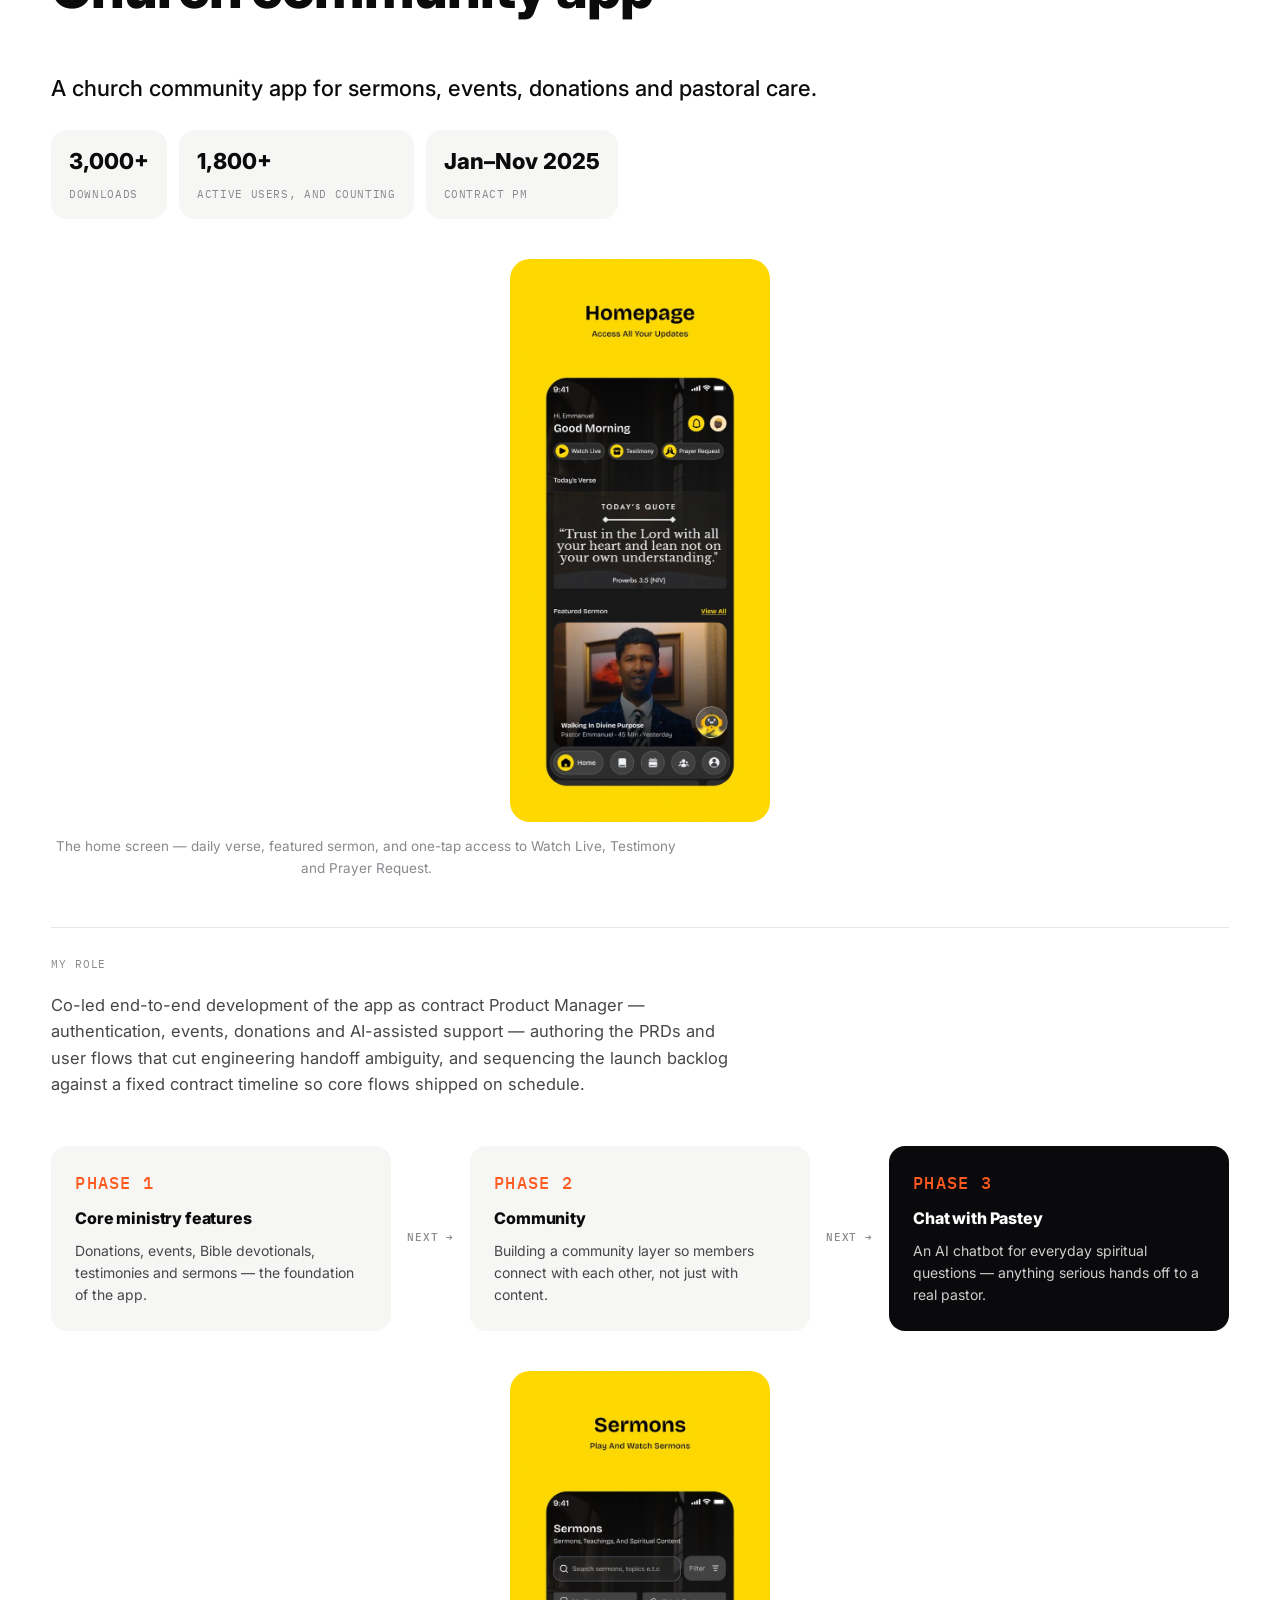
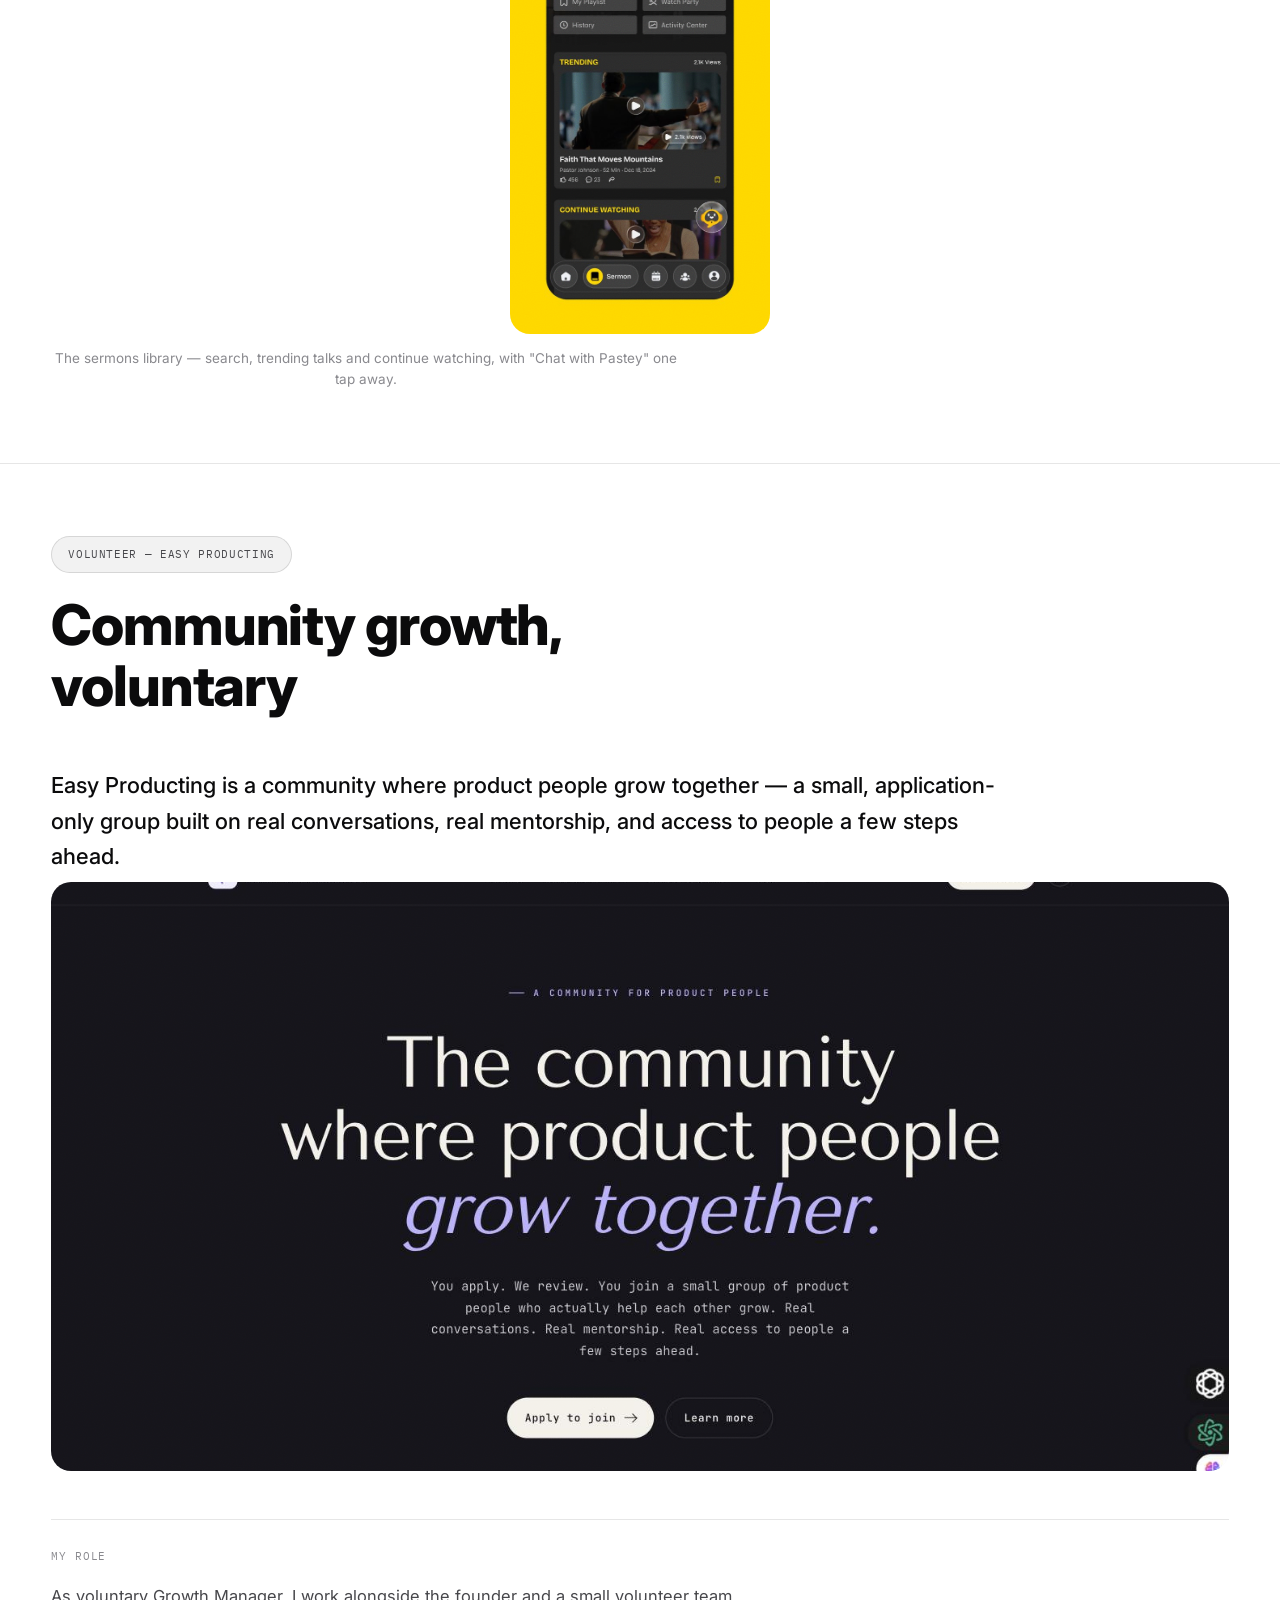
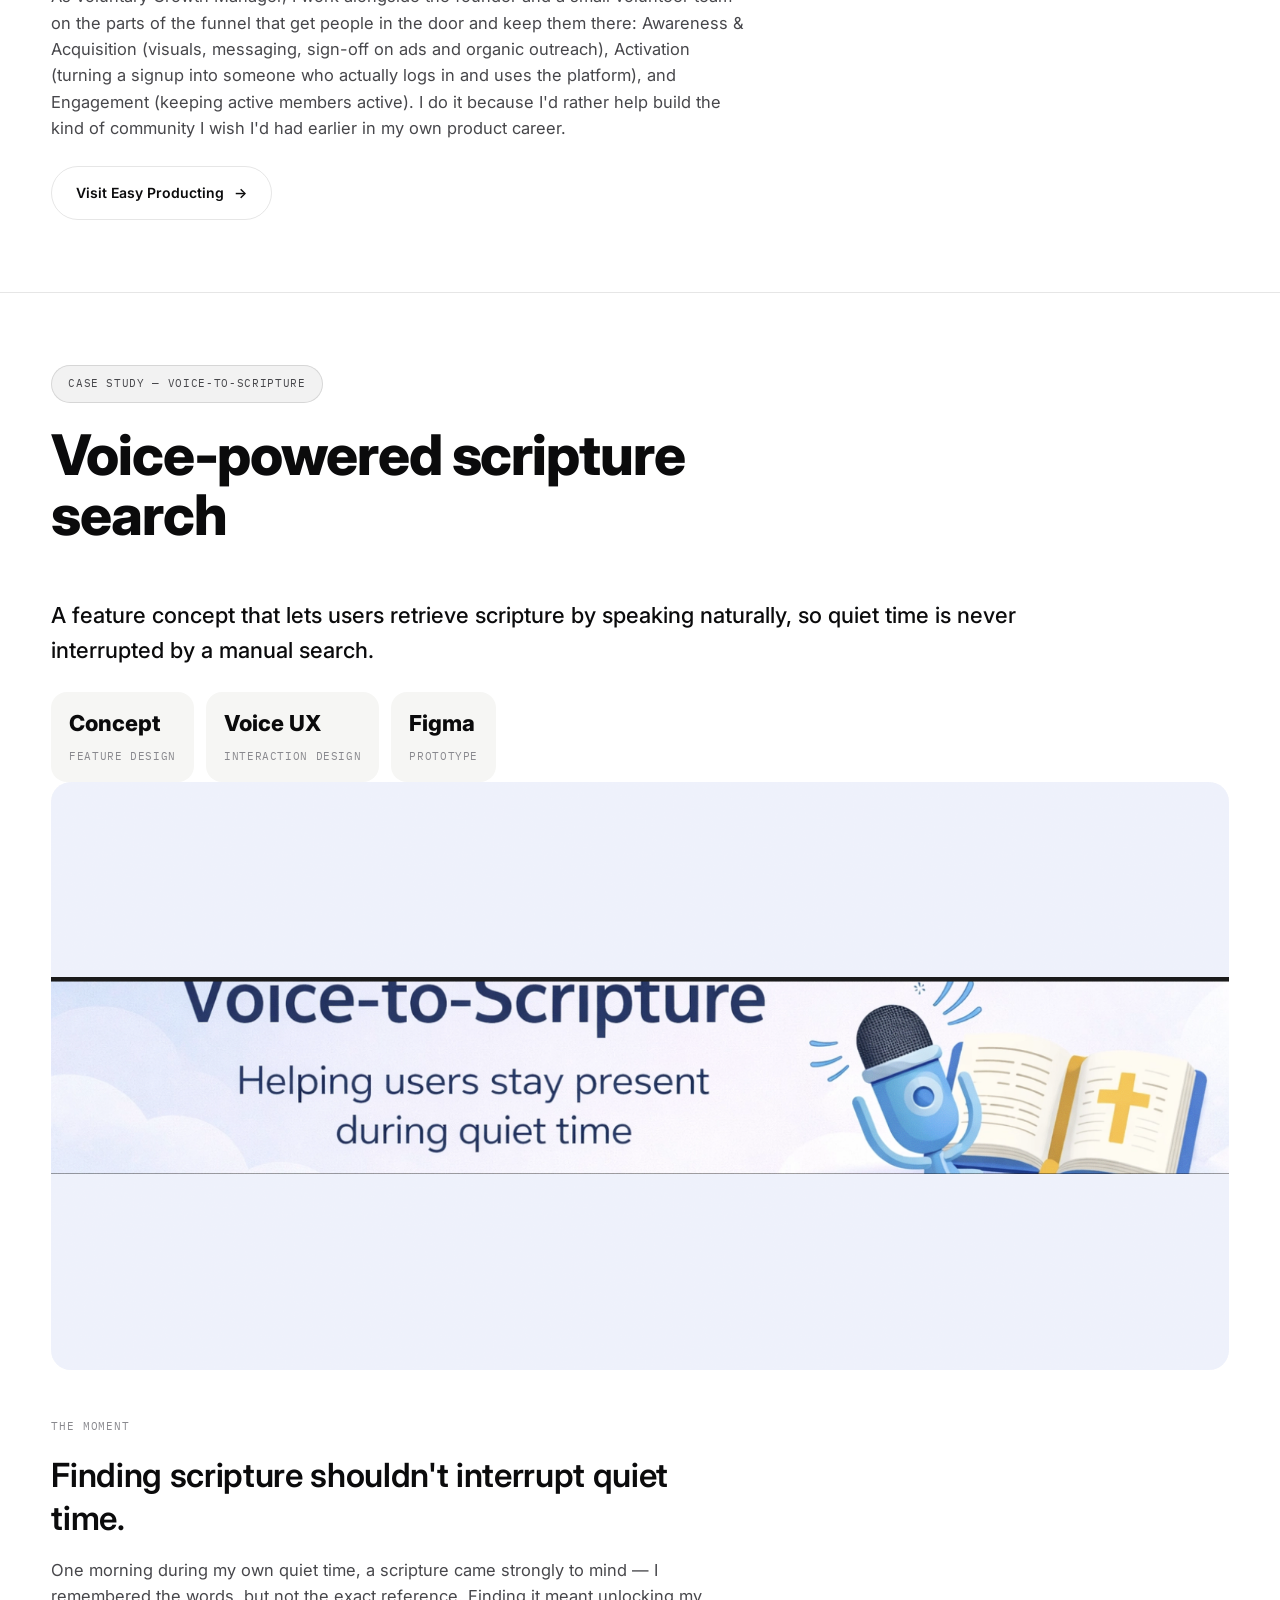
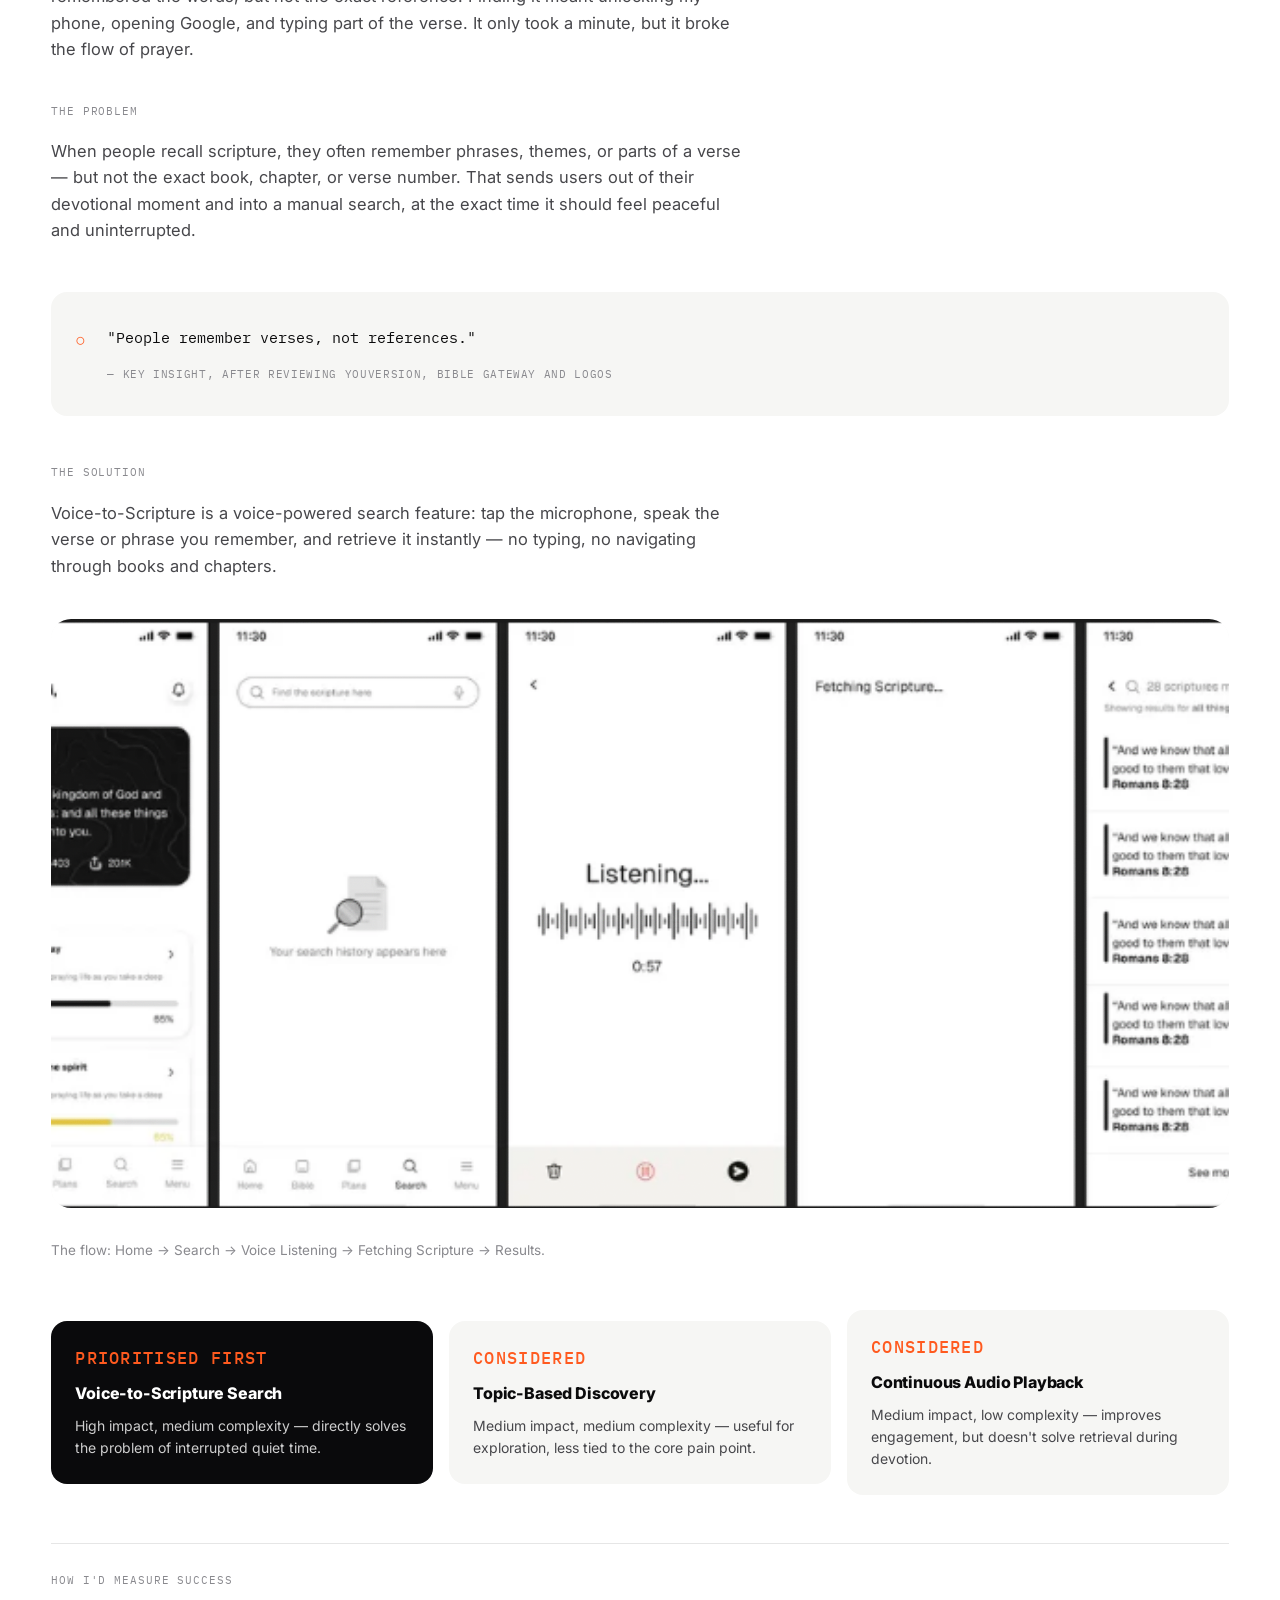
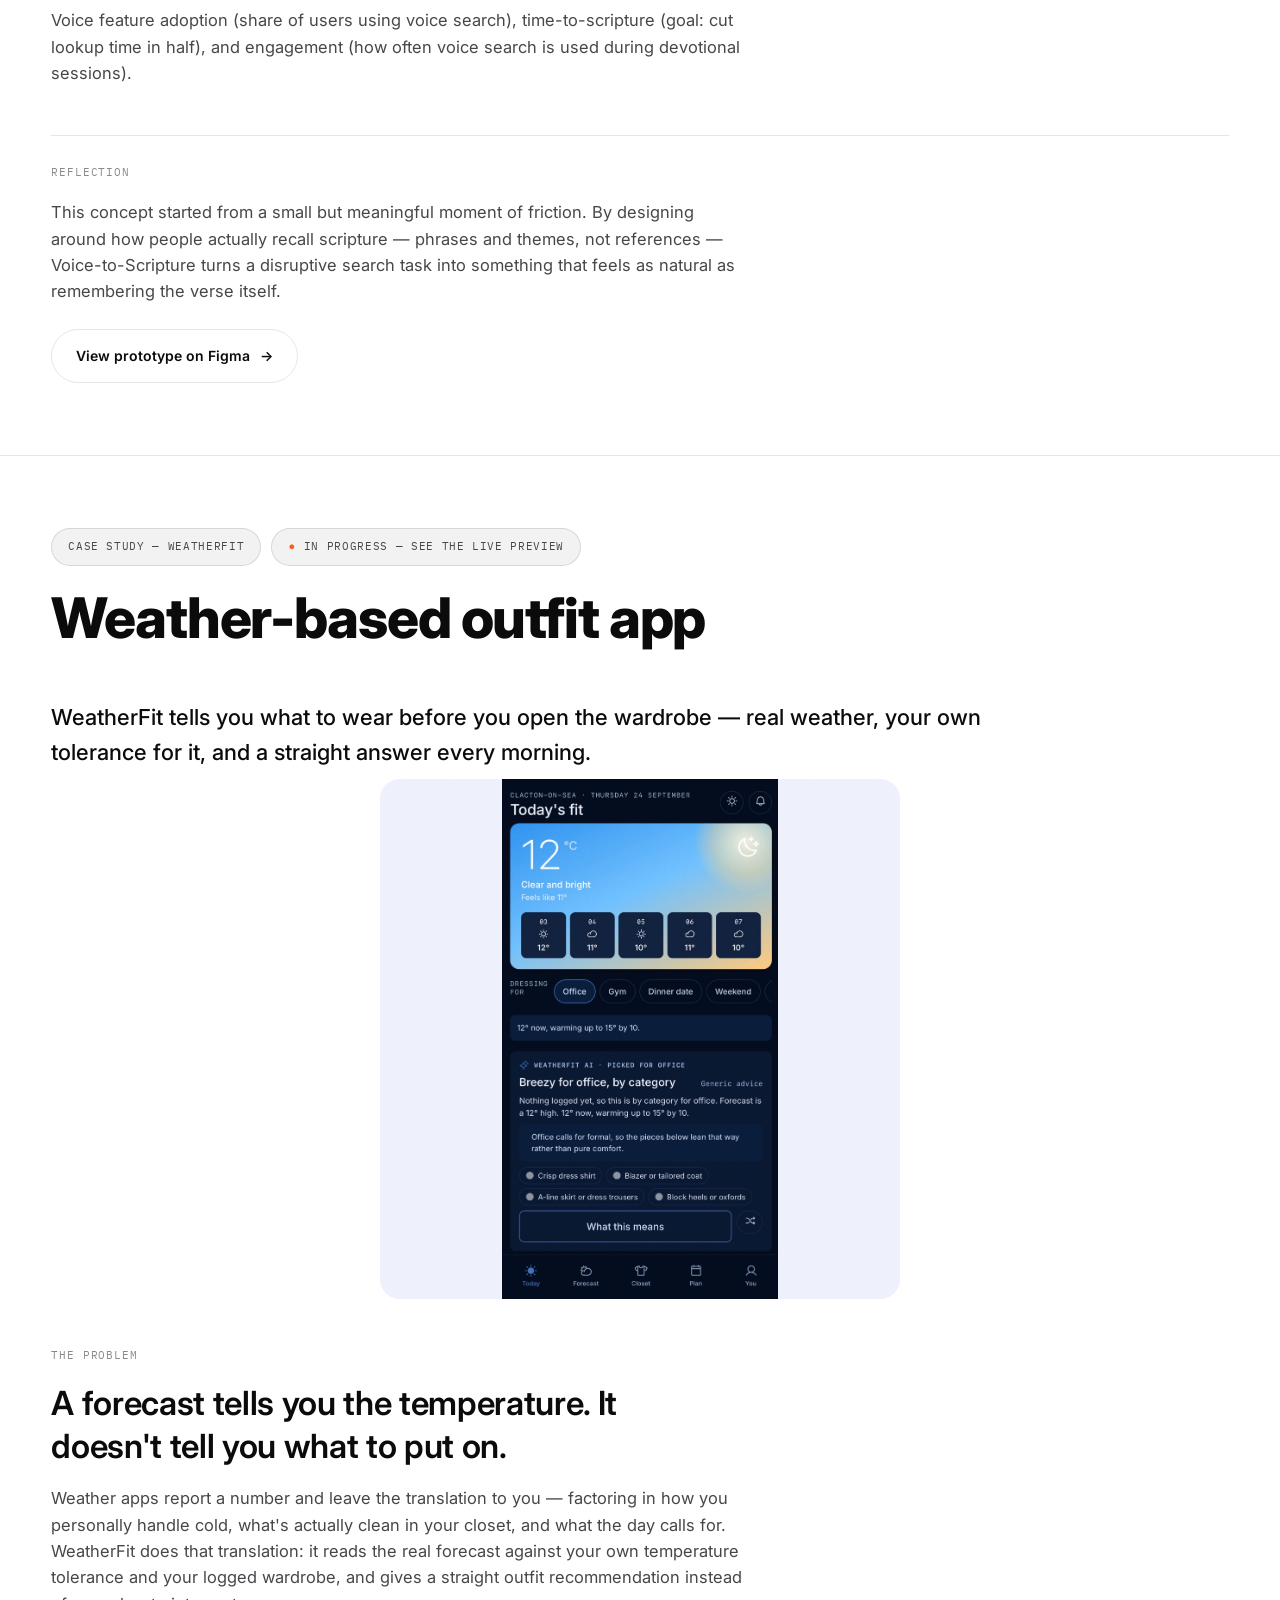
<file: work.html>
<!DOCTYPE html>
<html lang="en">
<head>
<meta charset="UTF-8">
<meta name="viewport" content="width=device-width, initial-scale=1">
<title>Work — Gabriel Adewunmi, Product Manager</title>
<meta name="description" content="Product work, personal case studies and volunteer work by Gabriel Adewunmi: Kirro, Ambassadors Word, WeatherFit, Voice-to-Scripture, and Easy Producting.">

<script>
(function(){
  try{
    if(localStorage.getItem('theme') === 'dark'){
      document.documentElement.setAttribute('data-theme', 'dark');
    }
  }catch(e){}
})();
</script>
<link rel="preconnect" href="https://fonts.googleapis.com">
<link rel="preconnect" href="https://fonts.gstatic.com" crossorigin>
<link rel="stylesheet" href="https://fonts.googleapis.com/css2?family=Inter:wght@400;500;600;700;800;900&family=IBM+Plex+Mono:wght@400;500&family=Fraunces:ital,wght@0,500;1,500&display=swap">
<link rel="stylesheet" href="styles.css">
</head>
<body>

<div class="scroll-progress" id="scrollProgress" aria-hidden="true"></div>

<header class="site">
  <div class="frame">
    <a class="brand" href="index.html"><span class="spark">✳</span>Gabriel Adewunmi<span class="role">/ Product Manager</span></a>
    <nav class="primary">
      <a href="index.html">Home</a>
      <a href="#latest-work">Work experience</a>
      <a href="#case-studies">Case studies</a>
      <a href="#volunteer">Volunteer</a>
      <a href="index.html#contact">Contact</a>
    </nav>
    <div style="display:flex;align-items:center;gap:14px;">
      <button class="theme-toggle" id="themeToggle" type="button" aria-label="Toggle dark mode" aria-pressed="false">
        <span class="knob" aria-hidden="true">☀</span>
      </button>
      <a class="btn btn-dark" href="index.html#contact">Get in touch <span class="arrow">→</span></a>
    </div>
  </div>
</header>

<section class="page-intro">
  <div class="frame">
    <span class="chip">Work</span>
    <h1 class="big">Latest work &amp; case studies</h1>
    <p>Product work I've shipped, plus a voluntary growth role. Browse the gallery, or read the full story behind each one — the problems, the roadmap phases, and the real numbers.</p>
  </div>
</section>

<div class="scallop to-light" aria-hidden="true"></div>

<section class="chapter light" id="latest-work">
  <div class="frame">
    <div class="section-head rv">
      <span class="chip light">Work experience</span>
      <h2 class="big">Where I've worked</h2>
      <p style="margin-top:16px;max-width:60ch;color:var(--ink-2);">Paid roles — full write-ups of the problem, approach, and outcome.</p>
    </div>

    <div class="portfolio-grid">
      <a class="card rv" href="#kirro">
        <div class="ph">
          <img src="kirro-dashboard.jpg" alt="Kirro dashboard showing personalised job matches with fit-score percentages">
        </div>
        <p class="card-cap">Kirro — AI-powered job search <span class="role">· Product Manager</span></p>
      </a>
      <a class="card rv" href="#ambassadors-word">
        <div class="ph">
          <img src="ambassadors-word-1.jpg" alt="Ambassadors Word church app home screen with daily verse and featured sermon">
        </div>
        <p class="card-cap">Ambassadors Word — Church community app <span class="role">· Product Manager (Contract)</span></p>
      </a>
    </div>
  </div>
</section>

<div class="scallop to-light" aria-hidden="true"></div>

<section class="chapter light" id="case-studies">
  <div class="frame">
    <div class="section-head rv">
      <span class="chip light">Case studies</span>
      <h2 class="big">Personal case studies</h2>
      <p style="margin-top:16px;max-width:60ch;color:var(--ink-2);">Self-directed concepts and founder projects, not paid roles.</p>
    </div>

    <div class="portfolio-grid">
      <a class="card rv" href="#weatherfit">
        <div class="ph">
          <img src="weatherfit-home.jpg" alt="WeatherFit home screen showing today's weather and an AI-picked office outfit">
          <div class="tag">In progress — live preview</div>
        </div>
        <p class="card-cap">WeatherFit — Weather-based outfit app <span class="role">· Founder</span></p>
      </a>
      <a class="card rv" href="#voice-to-scripture">
        <div class="ph">
          <img class="banner-fit" src="voice-to-scripture-cover.png" alt="Voice-to-Scripture — a voice-powered scripture search concept">
        </div>
        <p class="card-cap">Voice-to-Scripture — Voice search concept <span class="role">· Product Concept &amp; Feature Design</span></p>
      </a>
      <!-- Stitchomes — paused, uncomment to restore
      <a class="card rv" href="#stitchomes">
        <div class="ph art-moss">
          <div class="tag">Replace: Stitchomes marketplace</div>
        </div>
        <p class="card-cap">Stitchomes — Home-maintenance marketplace <span class="role">· Co-founder, product lead</span></p>
      </a>
      -->
    </div>
  </div>
</section>

<div class="scallop to-light" aria-hidden="true"></div>

<section class="chapter light" id="volunteer">
  <div class="frame">
    <div class="section-head rv">
      <span class="chip light">Volunteer</span>
      <h2 class="big">Volunteer work</h2>
      <p style="margin-top:16px;max-width:60ch;color:var(--ink-2);">Unpaid, ongoing community involvement.</p>
    </div>

    <div class="portfolio-grid personal-grid">
      <a class="card rv" href="#easyproducting">
        <div class="ph">
          <img src="easyproducting.jpg" alt="Easy Producting homepage — a community for product people">
        </div>
        <p class="card-cap">Easy Producting — Community for product people <span class="role">· Growth Manager (Voluntary)</span></p>
      </a>
    </div>
  </div>
</section>

<section class="chapter light case-block" id="kirro">
  <div class="frame">
    <div class="section-head rv">
      <span class="chip light">Work experience — Kirro</span>
      <h2 class="big">AI job search assistant</h2>
    </div>

    <p class="kirro-lede rv">Kirro: AI Job Search Assistant — an AI job search platform now used across 5+ countries, built on a deliberately unfashionable bet: humans before automation.</p>

    <div class="stat-row rv">
      <div class="stat"><b>5+</b><span>Countries: US, UK, Canada &amp; more</span></div>
      <div class="stat"><b>~16%</b><span>Interview rate vs 2–3% industry avg</span></div>
      <div class="stat"><b>19.8h</b><span>Hours saved per user, monthly</span></div>
      <div class="stat"><b>200+</b><span>Jobs applied per user, monthly</span></div>
    </div>

    <div class="featured-image ph rv">
      <img class="contain-fit" src="kirro-onboarding-v2.jpg" alt="Kirro sign-up screen — auto-applies to 200+ great jobs monthly">
    </div>

    <div class="featured-body">
      <div class="rv">
        <p class="featured-caption">Kirro · AI job search — <b>Onboarding redesign</b></p>
      </div>
      <div class="featured-copy rv">
        <p>Kirro's first-run experience was asking new users for everything before it showed them anything. I reframed onboarding around a single job-match moment, cut the intake down to what the matching model actually needed, and let the AI do the first piece of work in front of the user. Adoption of the core feature rose by roughly a quarter.</p>
        <div class="stat-row">
          <div class="stat"><b>+25%</b><span>Feature adoption</span></div>
          <div class="stat"><b>2023—</b><span>Roadmap owner</span></div>
          <div class="stat"><b>Mixpanel</b><span>Decision layer</span></div>
        </div>
      </div>
    </div>

    <div class="dash-image ph rv">
      <img src="kirro-dashboard.jpg" alt="Kirro dashboard showing personalised job matches with fit-score percentages">
    </div>
    <p class="dash-caption rv">The Kirro dashboard: a personalised job search command centre — job matches with fit scores, applications tracked, auto-apply active.</p>

    <div class="dash-image ph rv" style="margin-top:32px;">
      <img src="kirro-applied-jobs.jpg" alt="Kirro Applied Jobs dashboard tracking every application, interview rate and hours saved">
    </div>
    <p class="dash-caption rv">Every application tracked automatically — status, resume used, and running totals for hours saved and interview rate, updated in real time.</p>

    <div class="impact-panel rv">
      <span class="impact-eyebrow">Impact</span>
      <h3 class="impact-headline">Up to 5x the industry's interview rate, at scale.</h3>
      <p>Kirro now runs across 5+ countries for tech professionals in product, engineering, design and data — applying to 200+ jobs a month per user, automatically.</p>
      <div class="impact-stats">
        <div class="impact-stat"><b>~16%</b><span>Interview rate, vs 2–3% industry average</span></div>
        <div class="impact-stat"><b>19.8h</b><span>Hours saved per user, monthly</span></div>
        <div class="impact-stat"><b>200+</b><span>Jobs applied per user, monthly</span></div>
      </div>
    </div>

    <div class="rv">
      <span class="eyebrow" style="margin-top:48px;">The problem</span>
      <p class="lede" style="max-width:32ch;">Job hunting hadn't changed in a decade. Kirro rebuilt it around one thing: <em>hours saved</em>.</p>
      <p style="max-width:70ch;color:var(--ink-2);">Tech professionals were losing 10–15 hours a week to applications: tailoring resumes by hand, re-entering the same fields on every platform, tracking it all in spreadsheets, with almost no signal on what was working. Kirro replaces that grind — upload a resume once, and the platform matches, tailors, applies, and tracks every application for you.</p>
    </div>

    <div class="before-after rv">
      <div class="col before">
        <h4>Before Kirro</h4>
        <ul>
          <li>10–15h/week on applications</li>
          <li>Manual tailoring per role</li>
          <li>Spreadsheet tracking</li>
          <li>2–3% interview rate</li>
        </ul>
      </div>
      <div class="col after">
        <h4>After Kirro</h4>
        <ul>
          <li>200+ applications monthly, automated</li>
          <li>AI-tailored resumes</li>
          <li>Full tracking dashboard</li>
          <li>~16% interview rate</li>
        </ul>
      </div>
    </div>

    <div class="evolution-track rv">
      <div class="evolution-phase">
        <span class="step mono">Phase 1</span>
        <h4>Manual Application Model</h4>
        <p>Humans apply on behalf of users.</p>
      </div>
      <div class="evolution-arrow mono">validate →</div>
      <div class="evolution-phase">
        <span class="step mono">Phase 2</span>
        <h4>AI + Human Hybrid</h4>
        <p>AI recommends, humans verify.</p>
      </div>
      <div class="evolution-arrow mono">automate →</div>
      <div class="evolution-phase now">
        <span class="step mono">Phase 3 · Now</span>
        <h4>AI-Native Platform</h4>
        <p>Automated matching and application at scale.</p>
      </div>
    </div>

    <blockquote class="pull-quote rv">
      "We relied on humans to learn what the automation should eventually do. We weren't being slow. We were being precise."
      <cite>— Kirro's product philosophy</cite>
    </blockquote>

    <div class="role-note rv">
      <span class="eyebrow">My role</span>
      <p>As Product Manager, I own the roadmap for Kirro's matching and application experience — research, prioritisation, and the Mixpanel analytics that decide what we build next — working alongside the founding team as the platform moves from a human-in-the-loop model toward a fully agentic job search assistant that reasons and acts across a candidate's entire search, from sourcing to interview prep, with a human always able to step in.</p>
    </div>
  </div>
</section>

<section class="chapter light case-block" id="ambassadors-word">
  <div class="frame">
    <div class="section-head rv">
      <span class="chip light">Work experience — Ambassadors Word</span>
      <h2 class="big">Church community app</h2>
    </div>

    <p class="kirro-lede rv">A church community app for sermons, events, donations and pastoral care.</p>

    <div class="stat-row rv">
      <div class="stat"><b>3,000+</b><span>Downloads</span></div>
      <div class="stat"><b>1,800+</b><span>Active users, and counting</span></div>
      <div class="stat"><b>Jan–Nov 2025</b><span>Contract PM</span></div>
    </div>

    <div class="phone-shot ph rv">
      <img src="ambassadors-word-1.jpg" alt="Ambassadors Word church app home screen with daily verse and featured sermon">
    </div>
    <p class="dash-caption rv" style="text-align:center;">The home screen — daily verse, featured sermon, and one-tap access to Watch Live, Testimony and Prayer Request.</p>

    <div class="role-note rv">
      <span class="eyebrow">My role</span>
      <p>Co-led end-to-end development of the app as contract Product Manager — authentication, events, donations and AI-assisted support — authoring the PRDs and user flows that cut engineering handoff ambiguity, and sequencing the launch backlog against a fixed contract timeline so core flows shipped on schedule.</p>
    </div>

    <div class="evolution-track rv">
      <div class="evolution-phase">
        <span class="step mono">Phase 1</span>
        <h4>Core ministry features</h4>
        <p>Donations, events, Bible devotionals, testimonies and sermons — the foundation of the app.</p>
      </div>
      <div class="evolution-arrow mono">next →</div>
      <div class="evolution-phase">
        <span class="step mono">Phase 2</span>
        <h4>Community</h4>
        <p>Building a community layer so members connect with each other, not just with content.</p>
      </div>
      <div class="evolution-arrow mono">next →</div>
      <div class="evolution-phase now">
        <span class="step mono">Phase 3</span>
        <h4>Chat with Pastey</h4>
        <p>An AI chatbot for everyday spiritual questions — anything serious hands off to a real pastor.</p>
      </div>
    </div>

    <div class="phone-shot ph rv">
      <img src="ambassadors-word-2.jpg" alt="Ambassadors Word app sermons library with search, trending talks and the Pastey chat icon">
    </div>
    <p class="dash-caption rv" style="text-align:center;">The sermons library — search, trending talks and continue watching, with "Chat with Pastey" one tap away.</p>
  </div>
</section>

<section class="chapter light case-block" id="easyproducting">
  <div class="frame">
    <div class="section-head rv">
      <span class="chip light">Volunteer — Easy Producting</span>
      <h2 class="big">Community growth, voluntary</h2>
    </div>

    <p class="kirro-lede rv">Easy Producting is a community where product people grow together — a small, application-only group built on real conversations, real mentorship, and access to people a few steps ahead.</p>

    <div class="featured-image ph rv">
      <img src="easyproducting.jpg" alt="Easy Producting homepage hero">
    </div>

    <div class="role-note rv">
      <span class="eyebrow">My role</span>
      <p>As voluntary Growth Manager, I work alongside the founder and a small volunteer team on the parts of the funnel that get people in the door and keep them there: Awareness &amp; Acquisition (visuals, messaging, sign-off on ads and organic outreach), Activation (turning a signup into someone who actually logs in and uses the platform), and Engagement (keeping active members active). I do it because I'd rather help build the kind of community I wish I'd had earlier in my own product career.</p>
    </div>

    <a class="btn btn-outline on-light rv" href="https://easyproducting.com" target="_blank" rel="noopener" style="margin-top:24px;">Visit Easy Producting <span class="arrow">→</span></a>
  </div>
</section>

<section class="chapter light case-block" id="voice-to-scripture">
  <div class="frame">
    <div class="section-head rv">
      <span class="chip light">Case study — Voice-to-Scripture</span>
      <h2 class="big">Voice-powered scripture search</h2>
    </div>

    <p class="kirro-lede rv">A feature concept that lets users retrieve scripture by speaking naturally, so quiet time is never interrupted by a manual search.</p>

    <div class="stat-row rv">
      <div class="stat"><b>Concept</b><span>Feature design</span></div>
      <div class="stat"><b>Voice UX</b><span>Interaction design</span></div>
      <div class="stat"><b>Figma</b><span>Prototype</span></div>
    </div>

    <div class="featured-image ph rv">
      <img class="banner-fit" src="voice-to-scripture-cover.png" alt="Voice-to-Scripture — helping users stay present during quiet time">
    </div>

    <div class="rv">
      <span class="eyebrow" style="margin-top:48px;">The moment</span>
      <p class="lede" style="max-width:32ch;">Finding scripture shouldn't interrupt quiet time.</p>
      <p style="max-width:70ch;color:var(--ink-2);">One morning during my own quiet time, a scripture came strongly to mind — I remembered the words, but not the exact reference. Finding it meant unlocking my phone, opening Google, and typing part of the verse. It only took a minute, but it broke the flow of prayer.</p>
    </div>

    <div class="rv" style="margin-top:40px;">
      <span class="eyebrow">The problem</span>
      <p style="max-width:70ch;color:var(--ink-2);">When people recall scripture, they often remember phrases, themes, or parts of a verse — but not the exact book, chapter, or verse number. That sends users out of their devotional moment and into a manual search, at the exact time it should feel peaceful and uninterrupted.</p>
    </div>

    <blockquote class="pull-quote rv">
      "People remember verses, not references."
      <cite>— Key insight, after reviewing YouVersion, Bible Gateway and Logos</cite>
    </blockquote>

    <div class="rv">
      <span class="eyebrow">The solution</span>
      <p style="max-width:70ch;color:var(--ink-2);">Voice-to-Scripture is a voice-powered search feature: tap the microphone, speak the verse or phrase you remember, and retrieve it instantly — no typing, no navigating through books and chapters.</p>
    </div>

    <div class="featured-image ph rv" style="margin-top:40px;">
      <img src="voice-to-scripture.png" alt="Voice-to-Scripture product walkthrough — home, search, voice listening, fetching and results screens">
    </div>
    <p class="dash-caption rv">The flow: Home → Search → Voice Listening → Fetching Scripture → Results.</p>

    <div class="evolution-track rv">
      <div class="evolution-phase now">
        <span class="step mono">Prioritised first</span>
        <h4>Voice-to-Scripture Search</h4>
        <p>High impact, medium complexity — directly solves the problem of interrupted quiet time.</p>
      </div>
      <div class="evolution-phase">
        <span class="step mono">Considered</span>
        <h4>Topic-Based Discovery</h4>
        <p>Medium impact, medium complexity — useful for exploration, less tied to the core pain point.</p>
      </div>
      <div class="evolution-phase">
        <span class="step mono">Considered</span>
        <h4>Continuous Audio Playback</h4>
        <p>Medium impact, low complexity — improves engagement, but doesn't solve retrieval during devotion.</p>
      </div>
    </div>

    <div class="role-note rv">
      <span class="eyebrow">How I'd measure success</span>
      <p>Voice feature adoption (share of users using voice search), time-to-scripture (goal: cut lookup time in half), and engagement (how often voice search is used during devotional sessions).</p>
    </div>

    <div class="role-note rv">
      <span class="eyebrow">Reflection</span>
      <p>This concept started from a small but meaningful moment of friction. By designing around how people actually recall scripture — phrases and themes, not references — Voice-to-Scripture turns a disruptive search task into something that feels as natural as remembering the verse itself.</p>
    </div>

    <a class="btn btn-outline on-light rv" href="https://www.figma.com/file/tcEASUr2VP8mPYcQpyP8bR?type=design" target="_blank" rel="noopener" style="margin-top:24px;">View prototype on Figma <span class="arrow">→</span></a>
  </div>
</section>

<section class="chapter light case-block" id="weatherfit">
  <div class="frame">
    <div class="section-head rv">
      <div style="display:flex;gap:10px;flex-wrap:wrap;align-items:center;">
        <span class="chip light">Case study — WeatherFit</span>
        <a class="chip light" href="https://weatherfit-app-theta.vercel.app" target="_blank" rel="noopener"><span class="dot">●</span> In progress — see the live preview</a>
      </div>
      <h2 class="big">Weather-based outfit app</h2>
    </div>

    <p class="kirro-lede rv">WeatherFit tells you what to wear before you open the wardrobe — real weather, your own tolerance for it, and a straight answer every morning.</p>

    <div class="ph rv" style="aspect-ratio:1/1;max-width:520px;margin:0 auto 32px;">
      <img class="banner-fit" src="weatherfit-home.jpg" alt="WeatherFit home screen showing today's weather and an AI-picked office outfit">
    </div>

    <div class="rv">
      <span class="eyebrow" style="margin-top:48px;">The problem</span>
      <p class="lede" style="max-width:32ch;">A forecast tells you the temperature. It doesn't tell you what to put on.</p>
      <p style="max-width:70ch;color:var(--ink-2);">Weather apps report a number and leave the translation to you — factoring in how you personally handle cold, what's actually clean in your closet, and what the day calls for. WeatherFit does that translation: it reads the real forecast against your own temperature tolerance and your logged wardrobe, and gives a straight outfit recommendation instead of a number to interpret.</p>
    </div>

    <div class="role-note rv">
      <span class="eyebrow">My role</span>
      <p>As founder, I'm designing and building WeatherFit end-to-end — onboarding, the recommendation engine, closet management, and an in-app styling assistant — currently in active development ahead of a public launch, with a live preview already deployed.</p>
    </div>

    <a class="btn btn-outline on-light rv" href="https://weatherfit-app-theta.vercel.app" target="_blank" rel="noopener" style="margin-top:24px;">Try the live preview <span class="arrow">→</span></a>
  </div>
</section>

<div class="scallop to-night" aria-hidden="true"></div>

<section class="chapter night">
  <div class="frame" style="text-align:center;">
    <span class="eyebrow rv" style="color:rgba(255,255,255,.5);">More on the way</span>
    <h2 class="big rv" style="color:#fff;max-width:none;">Got a project in mind?</h2>
    <a class="btn btn-primary rv" href="index.html#contact" style="margin-top:24px;">Get in touch <span class="arrow">→</span></a>
    <footer class="site rv" style="justify-content:center;margin-top:64px;">
      <span>© 2026 Gabriel Adewunmi</span>
    </footer>
  </div>
</section>

<script src="site.js"></script>
</body>
</html>
</file>
<file: styles.css>
:root{
  --bg:#FFFFFF;
  --bg-soft:#F6F6F4;
  --ink:#0B0B0C;
  --ink-2:#47474B;
  --mute:#89898E;
  --line:rgba(11,11,12,.10);
  --night:#0A0A0C;
  --night-2:#17171A;
  --line-dark:rgba(255,255,255,.14);
  --ember:#FF5A1F;
  --ember-2:#FFB37A;
  --chip-bg:rgba(255,255,255,.06);
  --chip-line:rgba(255,255,255,.16);
  --chip-bg-light:rgba(11,11,12,.05);
  --chip-line-light:rgba(11,11,12,.12);
  --header-bg:rgba(255,255,255,.78);
  --gutter:clamp(16px,4vw,56px);
}

html[data-theme="dark"]{
  --bg:#0A0A0C;
  --bg-soft:#18181B;
  --ink:#F5F5F4;
  --ink-2:#C7C7CA;
  --line:rgba(255,255,255,.12);
  --chip-bg-light:rgba(255,255,255,.06);
  --chip-line-light:rgba(255,255,255,.16);
  --header-bg:rgba(10,10,12,.78);
}
html{transition:background-color .3s ease;}
body{transition:background-color .3s ease,color .3s ease;}
@media (prefers-reduced-motion:reduce){
  html,body{transition:none;}
}

*,*::before,*::after{box-sizing:border-box;}
html{-webkit-text-size-adjust:100%;}
body{
  margin:0;
  background:var(--bg);
  color:var(--ink-2);
  font-family:'Inter',sans-serif;
  font-size:16.5px;
  line-height:1.6;
  -webkit-font-smoothing:antialiased;
}
img{max-width:100%;display:block;}
a{color:inherit;text-decoration:none;}
.mono{
  font-family:'IBM Plex Mono',monospace;
  font-weight:500;
  text-transform:uppercase;
  letter-spacing:.08em;
}
.frame{max-width:1320px;margin-inline:auto;padding-inline:var(--gutter);}

/* ---------- buttons & chips ---------- */
.btn{
  display:inline-flex;align-items:center;gap:10px;
  padding:15px 24px;border-radius:999px;
  font-family:'Inter',sans-serif;font-weight:600;font-size:14px;
  white-space:nowrap;border:none;cursor:pointer;
  transition:transform .2s ease,background .2s ease,color .2s ease;
}
.btn:hover{transform:translateY(-2px);}
.btn .arrow{transition:transform .2s ease;}
.btn:hover .arrow{transform:translateX(3px);}
.btn-primary{background:var(--ember);color:#0B0B0C;}
.btn-primary:hover{background:var(--ember-2);}
.btn-dark{background:var(--ink);color:var(--bg);}
.btn-dark:hover{opacity:.85;}
.btn-outline{background:transparent;border:1px solid var(--line-dark);color:#fff;}
.btn-outline:hover{background:rgba(255,255,255,.08);}
.btn-outline.on-light{border-color:var(--line);color:var(--ink);}
.btn-outline.on-light:hover{background:rgba(11,11,12,.05);}

.chip{
  display:inline-flex;align-items:center;gap:8px;
  padding:9px 16px;border-radius:999px;
  font-family:'IBM Plex Mono',monospace;font-size:11px;letter-spacing:.06em;
  text-transform:uppercase;
  background:var(--chip-bg);border:1px solid var(--chip-line);color:rgba(255,255,255,.75);
}
.chip.light{background:var(--chip-bg-light);border-color:var(--chip-line-light);color:var(--ink-2);}
.chip .dot{color:var(--ember);}
.chip .dot-live{
  display:inline-block;position:relative;color:#3ecf6e;
}
.chip .dot-live::after{
  content:"";position:absolute;inset:-5px;border-radius:50%;
  background:#3ecf6e;opacity:.4;animation:dot-live-pulse 2.2s ease-out infinite;
}
@keyframes dot-live-pulse{
  0%{transform:scale(.5);opacity:.45;}
  75%{transform:scale(2.1);opacity:0;}
  100%{opacity:0;}
}
@media (prefers-reduced-motion:reduce){
  .chip .dot-live::after{animation:none;opacity:0;}
}

/* cursor-spotlight glow on buttons */
.btn{position:relative;isolation:isolate;overflow:hidden;}
.btn::before{
  content:"";position:absolute;inset:0;z-index:-1;opacity:0;
  background:radial-gradient(140px circle at var(--x,50%) var(--y,50%), rgba(255,255,255,.4), transparent 65%);
  mix-blend-mode:overlay;transition:opacity .3s ease;pointer-events:none;
}
.btn:hover::before{opacity:1;}

/* ---------- scroll progress bar ---------- */
.scroll-progress{
  position:fixed;top:0;left:0;height:3px;width:0%;
  background:var(--ember);z-index:200;pointer-events:none;
}

/* ---------- marquee ticker ---------- */
.marquee{
  background:var(--night);overflow:hidden;padding-block:20px;
  border-top:1px solid var(--line-dark);border-bottom:1px solid var(--line-dark);
}
.marquee-track{
  display:flex;align-items:center;width:max-content;gap:36px;
  animation:marquee-scroll 24s linear infinite;
}
.marquee-track span.item{
  font-weight:800;font-size:clamp(18px,2.4vw,26px);letter-spacing:-.01em;
  color:rgba(255,255,255,.85);white-space:nowrap;
}
.marquee-track span.sep{color:var(--ember);font-size:16px;}
@keyframes marquee-scroll{from{transform:translateX(0);}to{transform:translateX(-50%);}}
@media (prefers-reduced-motion:reduce){
  .marquee-track{animation:none;}
}

/* credentials chip row */
.cred-row{display:flex;flex-wrap:wrap;gap:10px;margin-top:22px;}

/* ---------- section heads ---------- */
section.light{background:var(--bg);color:var(--ink-2);}
section.night{background:var(--night);color:rgba(255,255,255,.82);}
.chapter{padding-block:88px;}
.section-head{margin-bottom:52px;max-width:760px;}
.section-head .chip{margin-bottom:22px;}
.big{
  font-size:clamp(32px,4.4vw,56px);
  font-weight:800;letter-spacing:-.02em;line-height:1.08;
  margin:0;color:var(--ink);
}
section.night .big{color:#fff;}

/* ---------- simple page intro banner (non-homepage pages) ---------- */
.page-intro{background:var(--night);color:#fff;padding-block:64px 56px;}
.page-intro .big{color:#fff;margin-top:20px;}
.page-intro p{max-width:60ch;color:rgba(255,255,255,.72);margin:20px 0 0;font-size:17px;}

/* ---------- scallop divider ---------- */
.scallop{height:22px;width:100%;background-repeat:repeat-x;background-position:top center;background-size:24px 24px;}
.scallop.to-light{background-color:var(--night);background-image:radial-gradient(circle at 12px 0, var(--bg) 12px, transparent 13px);}
.scallop.to-night{background-color:var(--bg);background-image:radial-gradient(circle at 12px 0, var(--night) 12px, transparent 13px);}

/* ---------- header ---------- */
header.site{
  position:sticky;top:0;z-index:50;
  background:var(--header-bg);
  backdrop-filter:blur(14px);
  -webkit-backdrop-filter:blur(14px);
  border-bottom:1px solid var(--line);
  transition:background-color .3s ease;
}
header.site .frame{
  display:flex;align-items:center;justify-content:space-between;
  padding-block:16px;gap:16px;
}
.brand{
  display:flex;align-items:baseline;gap:6px;
  font-weight:800;letter-spacing:-.01em;
  font-size:16px;white-space:nowrap;color:var(--ink);
}
.brand .spark{color:var(--ember);}
.brand .role{
  color:var(--mute);font-weight:500;
  font-size:13px;letter-spacing:0;margin-left:4px;
}
nav.primary{display:flex;gap:26px;}
nav.primary a{
  font-family:'Inter',sans-serif;font-size:13px;font-weight:700;
  text-transform:uppercase;letter-spacing:.03em;color:var(--ink-2);
  transition:color .2s ease;
}
nav.primary a:hover{color:var(--ember);}

/* theme toggle — a plain tap button (sun/moon icon), not a sliding switch */
.theme-toggle{
  display:inline-flex;align-items:center;justify-content:center;
  width:36px;height:36px;padding:0;border-radius:50%;
  background:var(--chip-bg-light);border:1px solid var(--chip-line-light);
  cursor:pointer;flex-shrink:0;transition:background .2s ease,border-color .2s ease;
}
.theme-toggle:hover{background:var(--chip-bg);}
.theme-toggle:active .knob{transform:scale(.82);}
.theme-toggle .knob{
  display:flex;align-items:center;justify-content:center;font-size:14px;
  color:var(--ink);transition:transform .15s ease,color .2s ease;
}
html[data-theme="dark"] .theme-toggle .knob{color:var(--ember);}
@media (prefers-reduced-motion:reduce){
  .theme-toggle .knob{transition:none;}
}

/* ---------- hero ---------- */
.hero{
  position:relative;background:var(--night);color:#fff;overflow:hidden;
}
.hero .glow{
  position:absolute;top:-20%;right:-10%;width:60vw;height:60vw;max-width:820px;max-height:820px;
  background:radial-gradient(circle,rgba(255,90,31,.28) 0%,rgba(255,90,31,0) 70%);
  pointer-events:none;
}
.hero .frame{position:relative;z-index:2;padding-block:36px 56px;}
.hero-chips{display:flex;flex-wrap:wrap;gap:12px;margin-bottom:36px;}
.hero h1{
  font-size:clamp(40px,7.4vw,92px);font-weight:800;letter-spacing:-.025em;
  line-height:1.04;margin:0 0 22px;max-width:16ch;
}
.hero h1 .h1-role{display:block;font-size:.5em;font-weight:700;color:var(--ember);letter-spacing:-.01em;margin-top:10px;}
.hero-sub{font-size:clamp(18px,2.1vw,24px);line-height:1.4;max-width:34ch;margin:0 0 12px;opacity:.92;}
.hero-proof{font-family:var(--mono, ui-monospace, monospace);font-size:13px;letter-spacing:.04em;text-transform:uppercase;opacity:.7;margin:0 0 4px;}
.hero-proof .sep{margin:0 8px;color:var(--ember);}
.hero-row{
  display:flex;justify-content:space-between;align-items:flex-end;gap:32px;flex-wrap:wrap;
}
.hero-buttons{display:flex;gap:14px;flex-wrap:wrap;}
.hero-portrait{
  width:min(220px,32vw);aspect-ratio:3/4;flex-shrink:0;border-radius:20px;
  box-shadow:0 0 90px 14px rgba(255,90,31,.22);
  overflow:visible;
  -webkit-mask-image:radial-gradient(72% 82% at 50% 38%, #000 50%, transparent 100%);
  mask-image:radial-gradient(72% 82% at 50% 38%, #000 50%, transparent 100%);
}

/* ---------- placeholders ---------- */
.ph{
  position:relative;overflow:hidden;border-radius:20px;isolation:isolate;
  background-size:cover;
}
.ph img{width:100%;height:100%;object-fit:cover;display:block;}
.ph img.banner-fit{object-fit:contain;background:#eef1fb;}
.ph img.contain-fit{object-fit:contain;background:#fff;}
.ph::after{
  content:"";position:absolute;inset:0;opacity:.16;mix-blend-mode:overlay;
  background-image:url("data:image/svg+xml,%3Csvg xmlns='http://www.w3.org/2000/svg' width='180' height='180'%3E%3Cfilter id='n'%3E%3CfeTurbulence type='fractalNoise' baseFrequency='0.9' numOctaves='2' stitchTiles='stitch'/%3E%3C/filter%3E%3Crect width='100%25' height='100%25' filter='url(%23n)'/%3E%3C/svg%3E");
  background-size:180px 180px;pointer-events:none;
}
.ph .tag{
  position:absolute;left:10px;bottom:10px;z-index:2;
  font-family:'IBM Plex Mono',monospace;font-size:10px;letter-spacing:.06em;
  text-transform:uppercase;color:#fff;
  background:rgba(10,10,10,.55);padding:5px 9px;border-radius:6px;
  backdrop-filter:blur(2px);
}
.art-ember{background:linear-gradient(135deg,#2b1206,#7a2e0d 45%,var(--ember) 110%);}
.art-steel{background:linear-gradient(135deg,#1c1f22,#3a4046 50%,#9aa4ae 120%);}
.art-sky{background:linear-gradient(135deg,#0d1b2a,#2f5f8f 55%,#a7c7e7 120%);}
.art-dusk{background:linear-gradient(135deg,#231627,#5c3a6b 55%,#c98bd6 120%);}
.art-moss{background:linear-gradient(135deg,#12200f,#3f5c2e 55%,#8fae5a 120%);}
.art-glow{background:linear-gradient(135deg,#0A0A0A,#3a1a08 55%,var(--ember) 130%);}
.art-paper{background:linear-gradient(135deg,#c9c8c1,#dedcd4 55%,#f7f6f2 120%);}

/* ---------- 01 introduction ---------- */
.intro-grid{display:grid;grid-template-columns:1.1fr 1fr;gap:56px;align-items:start;}
.lede{
  font-size:clamp(22px,2.6vw,34px);font-weight:600;
  letter-spacing:-.01em;line-height:1.3;margin:0 0 8px;max-width:20ch;color:var(--ink);
}
.lede em{color:var(--ember);font-style:normal;}
.intro-body p{max-width:52ch;margin:0 0 18px;color:var(--ink-2);}
.eyebrow{
  font-family:'IBM Plex Mono',monospace;font-size:11px;letter-spacing:.08em;
  text-transform:uppercase;color:var(--mute);margin:0 0 18px;display:block;
}
.meta-strip{
  margin-top:36px;padding-top:28px;border-top:1px solid var(--line);
  display:grid;grid-template-columns:repeat(3,1fr);gap:24px;
}
.meta-strip .item .k{
  font-family:'IBM Plex Mono',monospace;font-size:10px;letter-spacing:.08em;
  text-transform:uppercase;color:var(--mute);display:block;margin-bottom:8px;
}
.meta-strip .item .v{font-size:14.5px;font-weight:600;color:var(--ink);}

/* ---------- 02 featured / case studies ---------- */
.featured-image{width:100%;aspect-ratio:16/8;margin-bottom:32px;}
.featured-body{display:grid;grid-template-columns:1fr 1fr;gap:48px;align-items:start;}
.featured-caption{
  font-family:'IBM Plex Mono',monospace;font-size:12px;letter-spacing:.04em;
  text-transform:uppercase;color:var(--mute);margin:0 0 14px;
}
.featured-caption b{color:var(--ink);font-weight:700;}
.featured-copy p{max-width:56ch;color:var(--ink-2);margin:0;}
.stat-row{display:flex;flex-wrap:wrap;gap:12px;margin-top:24px;}
.stat-row .stat{
  padding:14px 18px;border-radius:16px;background:var(--bg-soft);
}
.stat-row .stat b{
  display:block;font-size:22px;color:var(--ink);font-weight:800;
}
.stat-row .stat span{
  font-family:'IBM Plex Mono',monospace;font-size:10.5px;letter-spacing:.06em;
  text-transform:uppercase;color:var(--mute);
}

.kirro-lede{font-size:clamp(18px,2vw,22px);font-weight:500;color:var(--ink);max-width:70ch;margin:0 0 8px;}
.dash-image{width:100%;aspect-ratio:16/9;margin:40px 0 14px;}
.phone-shot{width:min(260px,60vw);aspect-ratio:600/1299;margin:40px auto 14px;}
.dash-caption{font-size:13.5px;color:var(--mute);margin:0;max-width:70ch;}

/* ---------- impact panel (dark highlight module within a case study) ---------- */
.impact-panel{
  background:var(--night);color:#fff;border-radius:24px;
  padding:clamp(28px,4vw,48px) clamp(22px,4vw,40px);margin:48px 0;
}
.impact-eyebrow{
  font-family:'IBM Plex Mono',monospace;font-size:11px;letter-spacing:.08em;
  text-transform:uppercase;color:rgba(255,255,255,.5);
}
.impact-headline{
  font-family:'Fraunces',serif;font-style:italic;font-weight:500;
  font-size:clamp(26px,3.4vw,40px);line-height:1.18;max-width:22ch;
  margin:16px 0 18px;color:#fff;
}
.impact-panel > p{max-width:68ch;color:rgba(255,255,255,.68);margin:0 0 32px;}
.impact-stats{display:grid;grid-template-columns:repeat(3,1fr);gap:14px;}
.impact-stat{background:rgba(255,255,255,.06);border-radius:14px;padding:24px 22px;}
.impact-stat b{
  font-family:'Fraunces',serif;font-weight:500;font-size:clamp(28px,2.8vw,38px);
  display:block;margin-bottom:12px;color:#fff;
}
.impact-stat span{
  font-family:'IBM Plex Mono',monospace;font-size:11px;letter-spacing:.03em;
  color:rgba(255,255,255,.55);line-height:1.5;
}
@media (max-width:640px){
  .impact-stats{grid-template-columns:1fr;}
}

.before-after{display:grid;grid-template-columns:1fr 1fr;gap:20px;margin-top:40px;}
.before-after .col{padding:24px;border-radius:16px;background:var(--bg-soft);}
.before-after .col.after{background:var(--night);color:#fff;}
.before-after .col h4{
  font-family:'IBM Plex Mono',monospace;font-size:11px;letter-spacing:.06em;
  text-transform:uppercase;color:var(--mute);margin:0 0 16px;
}
.before-after .col.after h4{color:rgba(255,255,255,.55);}
.before-after ul{list-style:none;margin:0;padding:0;display:flex;flex-direction:column;gap:10px;font-size:14.5px;}
.before-after .col.after ul{color:rgba(255,255,255,.85);}

.evolution-track{display:flex;flex-wrap:wrap;align-items:center;gap:16px;margin-top:48px;}
.evolution-phase{flex:1 1 220px;padding:24px;border-radius:16px;background:var(--bg-soft);}
.evolution-phase.now{background:var(--night);color:#fff;}
.evolution-phase .step{color:var(--ember);display:block;margin-bottom:10px;}
.evolution-phase h4{font-weight:800;font-size:16px;margin:0 0 8px;letter-spacing:-.01em;color:var(--ink);}
.evolution-phase.now h4{color:#fff;}
.evolution-phase p{margin:0;font-size:14px;color:var(--ink-2);}
.evolution-phase.now p{color:rgba(255,255,255,.8);}
.evolution-arrow{font-size:11px;color:var(--mute);white-space:nowrap;flex:0 0 auto;}

.pull-quote{
  font-family:'IBM Plex Mono',monospace;font-size:15px;line-height:1.8;
  padding:32px 32px 32px 56px;border-radius:16px;background:var(--bg-soft);
  position:relative;margin:48px 0;color:var(--ink);
}
.pull-quote::before{content:"○";position:absolute;left:24px;top:32px;color:var(--ember);font-size:18px;}
.pull-quote cite{
  display:block;margin-top:14px;font-style:normal;font-size:11px;
  letter-spacing:.06em;text-transform:uppercase;color:var(--mute);
}

.role-note{margin-top:48px;padding-top:28px;border-top:1px solid var(--line);}
.role-note p{max-width:70ch;color:var(--ink-2);margin:0;}

.case-block{padding-block:72px;}
.case-block + .case-block{border-top:1px solid var(--line);}

/* ---------- testimonials ---------- */
.testimonial-grid{display:grid;grid-template-columns:repeat(3,1fr);gap:24px;}
.testimonial-grid[hidden]{display:none;}
.testimonial-card{
  border:1px solid var(--line);border-radius:20px;padding:28px;
  display:flex;flex-direction:column;gap:20px;background:var(--bg-soft);
}
.testimonial-card .quote-mark{
  font-size:17px;color:var(--ember);font-family:Georgia,serif;line-height:1;
  letter-spacing:.08em;
}
.testimonial-card .quote-text{
  font-size:15px;color:var(--ink-2);font-style:italic;flex:1;margin:0;
}
.testimonial-card .person{display:flex;align-items:center;gap:12px;}
.testimonial-avatar{width:44px;height:44px;border-radius:50%;flex-shrink:0;object-fit:cover;}
.testimonial-card .person .who{
  font-family:'IBM Plex Mono',monospace;font-size:11px;letter-spacing:.04em;
  color:var(--mute);line-height:1.5;
}
.testimonial-card .person .who a{color:var(--ink);font-weight:600;text-decoration:underline;text-underline-offset:2px;}
.testimonial-card .person .who a:hover{color:var(--ember);}

.pager-controls{display:flex;justify-content:flex-end;align-items:center;gap:14px;margin-top:24px;}
.pager-dots{display:flex;gap:8px;margin-right:4px;}
.pager-dot{
  width:7px;height:7px;border-radius:50%;background:var(--line);
  border:none;padding:0;cursor:pointer;transition:background .2s ease,transform .2s ease;
}
.pager-dot.is-active{background:var(--ember);transform:scale(1.4);}
.pager-arrow{
  width:40px;height:40px;border-radius:50%;padding:0;
  display:flex;align-items:center;justify-content:center;
  background:var(--bg-soft);border:1px solid var(--line);color:var(--ink);
  cursor:pointer;transition:background .2s ease,border-color .2s ease,opacity .2s ease;
}
.pager-arrow svg{width:18px;height:18px;}
.pager-arrow:hover{background:var(--chip-bg-light);border-color:var(--ink);}
.pager-arrow:disabled{opacity:.35;cursor:default;}
.pager-arrow:disabled:hover{background:var(--bg-soft);border-color:var(--line);}

@media (max-width:640px){
  .evolution-track{flex-direction:column;align-items:stretch;}
  .evolution-arrow{text-align:left;padding-left:4px;}
}

/* ---------- 03 portfolio ---------- */
.portfolio-grid{
  display:grid;grid-template-columns:repeat(auto-fill,minmax(280px,1fr));
  gap:28px;align-items:start;perspective:1200px;
}
.portfolio-grid.personal-grid{grid-template-columns:repeat(auto-fill,minmax(280px,340px));}
.card{display:block;transition:transform .25s ease;transform-style:preserve-3d;will-change:transform;}
.card .ph{aspect-ratio:4/5;margin-bottom:16px;}
.card:hover .ph{transform:scale(1.02);transition:transform .5s ease;}
.card-cap{font-weight:700;font-size:16px;margin:0 0 2px;color:var(--ink);}
.card-cap .role{font-weight:400;color:var(--mute);}
.see-all{margin-top:56px;}

/* ---------- about / facts (dark stat panel, inset within the light About section) ---------- */
.facts-grid{
  display:grid;grid-template-columns:1fr 1fr;
  background:var(--night);margin-top:48px;
  border-top:1px solid var(--line-dark);border-left:1px solid var(--line-dark);
  border-radius:24px;overflow:hidden;
}
.fact-cell{
  padding:48px 24px;text-align:center;
  border-right:1px solid var(--line-dark);border-bottom:1px solid var(--line-dark);
}
.fact-cell .numeral{
  font-size:clamp(48px,6.4vw,84px);font-weight:800;
  letter-spacing:-.02em;line-height:1;color:#fff;
}
.fact-cell .label{
  font-family:'IBM Plex Mono',monospace;font-size:11px;letter-spacing:.06em;
  text-transform:uppercase;color:rgba(255,255,255,.5);margin-top:14px;
}
/* ---------- info rows (principles & services) ---------- */
.list-nav{display:flex;gap:10px;margin-bottom:20px;}
.list-nav-btn{
  font-family:'IBM Plex Mono',monospace;font-size:12px;letter-spacing:.06em;
  color:var(--ink-2);background:var(--chip-bg-light);border:1px solid var(--line);
  padding:9px 16px;border-radius:999px;cursor:pointer;transition:background .2s ease,color .2s ease;
}
.list-nav-btn:hover{background:var(--ink);color:#fff;border-color:var(--ink);}
.list-nav-btn:active{transform:scale(.97);}
.info-list{border-top:1px solid var(--line);}
.info-row{
  display:grid;grid-template-columns:64px minmax(200px,260px) 1fr;gap:24px;
  padding:36px 0;border-bottom:1px solid var(--line);align-items:start;
  cursor:pointer;
}
.info-row:hover .idx{color:var(--ink);}
.info-row.is-dark:hover .idx{color:var(--ember-2);}
.info-row .idx{
  font-family:'IBM Plex Mono',monospace;font-size:12px;color:var(--ember);letter-spacing:.06em;
  padding-top:4px;user-select:none;transition:color .2s ease;
}
.info-row .idx:focus-visible{outline:2px solid var(--ember);outline-offset:4px;border-radius:3px;}
.info-row .title-col{display:flex;align-items:baseline;gap:10px;}
.info-row .title-col h3{font-size:20px;font-weight:800;margin:0;letter-spacing:-.01em;color:var(--ink);}
/* glyphs: decorative accent for a single principle — kept small and inline so it
   never adds height to the title row (every row's title must sit on the same line). */
.info-row .glyphs{font-size:13px;letter-spacing:.16em;color:var(--ember);flex-shrink:0;}
.info-row p{margin:0;max-width:56ch;color:var(--ink-2);}
.info-row.has-image{grid-template-columns:64px minmax(200px,260px) 1fr 140px;}
.info-row .row-thumb{aspect-ratio:3/4;align-self:start;}
.info-row.is-dark{background:var(--night);border-radius:20px;border-bottom:none;padding:32px 28px;color:#fff;}
.info-row.is-dark{grid-template-columns:64px minmax(200px,260px) 1fr;}
.info-row.has-image.is-dark{grid-template-columns:64px minmax(200px,260px) 1fr 140px;}
.info-row.is-dark .title-col h3{color:#fff;}
.info-row.is-dark p{color:rgba(255,255,255,.78);}
.info-row.is-dark .idx{color:var(--ember-2);}
/* is-quote (04 — two related points instead of one): same body type as every
   other row, just split into two lines with a small marker for scannability. */
.info-row.is-quote p{
  grid-column:3;position:relative;padding-left:16px;margin-bottom:10px;
}
.info-row.is-quote p:last-child{margin-bottom:0;}
.info-row.is-quote p::before{
  content:"";position:absolute;left:0;top:.6em;width:5px;height:5px;
  border-radius:50%;background:var(--ember);
}
.info-row.is-dark.is-quote p::before{background:var(--ember-2);}

/* in dark mode the page background is already var(--night), so a black
   highlight disappears — use ember orange instead so it still reads as active */
html[data-theme="dark"] .info-row.is-dark{background:var(--ember);color:var(--night);}
html[data-theme="dark"] .info-row.is-dark .title-col h3{color:var(--night);}
html[data-theme="dark"] .info-row.is-dark p{color:rgba(10,10,12,.72);}
html[data-theme="dark"] .info-row.is-dark .idx{color:var(--night);}
html[data-theme="dark"] .info-row.is-dark:hover .idx{color:var(--night-2);}
html[data-theme="dark"] .info-row.is-dark .idx:focus-visible{outline-color:var(--night);}
html[data-theme="dark"] .info-row.is-dark.is-quote p::before{background:var(--night);}

/* ---------- 07 contact ---------- */
.contact-grid{display:grid;grid-template-columns:1.4fr 1fr;gap:48px;align-items:start;}
.contact .eyebrow{color:rgba(255,255,255,.5);}
.contact-email{
  font-size:clamp(19px,2.4vw,30px);font-weight:700;
  color:var(--ember);text-decoration:underline;text-underline-offset:8px;
  display:inline-block;word-break:break-word;
}
.contact-buttons{display:flex;flex-direction:column;gap:14px;align-items:flex-start;}
.social-row{display:flex;gap:12px;margin-top:28px;}
.social-btn{
  display:inline-flex;align-items:center;justify-content:center;
  width:42px;height:42px;border-radius:50%;
  background:var(--chip-bg);border:1px solid var(--chip-line);
  color:rgba(255,255,255,.75);transition:background .2s ease,color .2s ease,border-color .2s ease;
}
.social-btn svg{width:18px;height:18px;}
.social-btn:hover{background:var(--ember);border-color:var(--ember);color:var(--night);}
footer.site{
  margin-top:80px;padding-top:24px;border-top:1px solid var(--line-dark);
  display:flex;justify-content:space-between;flex-wrap:wrap;gap:12px;
  font-family:'IBM Plex Mono',monospace;font-size:11px;letter-spacing:.05em;
  color:rgba(255,255,255,.5);
}
footer.site.on-light{
  border-top:1px solid var(--line);color:var(--mute);
}

/* ---------- scroll reveal (progressive enhancement) ---------- */
.rv{opacity:1;transform:none;}
body.rv-armed .rv{
  opacity:0;transform:translateY(18px);
  transition:opacity .7s ease, transform .7s ease;
}
body.rv-armed .rv.rv-in{opacity:1;transform:none;}

/* ---------- responsive ---------- */
@media (max-width:980px){
  nav.primary{display:none;}
  .intro-grid,.featured-body,.contact-grid,.before-after{grid-template-columns:1fr;gap:32px;}
  .testimonial-grid{grid-template-columns:1fr;}
  .meta-strip{grid-template-columns:1fr 1fr;}
  .facts-grid{grid-template-columns:1fr;}
  .info-row{grid-template-columns:44px 1fr;row-gap:12px;}
  .info-row.has-image{grid-template-columns:44px 1fr;}
  .info-row .title-col{grid-column:2/3;}
  .info-row p{grid-column:1/3;max-width:none;}
  .info-row.is-quote p{grid-column:1/3;}
  .info-row .row-thumb{display:none;}
}
@media (max-width:640px){
  body{font-size:15.5px;}
  .brand .role{display:none;}
  .chapter{padding-block:64px;}
  .hero-row{flex-direction:column;align-items:flex-start;}
  .hero-portrait{width:56vw;}
  .meta-strip{grid-template-columns:1fr;}
  footer.site{flex-direction:column;}
  header .frame > div:last-child{gap:8px;}
  .theme-toggle{width:32px;height:32px;}
  .theme-toggle .knob{font-size:12px;}
  header .btn-dark{padding:10px 14px;font-size:12.5px;gap:6px;}
}
@media (max-width:420px){
  .hero-portrait{width:50vw;}
}
@media (max-width:380px){
  header .btn-dark .arrow{display:none;}
}

@media (prefers-reduced-motion: reduce){
  *{animation-duration:.001ms !important;animation-iteration-count:1 !important;transition-duration:.001ms !important;}
}

/* ---------- image lightbox ---------- */
img.is-viewable{cursor:zoom-in;}
.lightbox-overlay{
  position:fixed;inset:0;z-index:500;display:flex;align-items:center;justify-content:center;
  background:rgba(6,6,7,.92);padding:min(48px,6vw);
  opacity:0;visibility:hidden;transition:opacity .2s ease;
}
.lightbox-overlay.is-open{opacity:1;visibility:visible;}
.lightbox-img{max-width:100%;max-height:100%;object-fit:contain;border-radius:8px;display:block;}
.lightbox-close{
  position:absolute;top:20px;right:20px;width:44px;height:44px;border-radius:50%;
  background:rgba(255,255,255,.1);border:1px solid rgba(255,255,255,.2);color:#fff;
  font-size:26px;line-height:1;cursor:pointer;display:flex;align-items:center;justify-content:center;
  transition:background .2s ease;
}
.lightbox-close:hover{background:rgba(255,255,255,.2);}
@media (prefers-reduced-motion:reduce){
  .lightbox-overlay{transition:none;}
}
</file>
